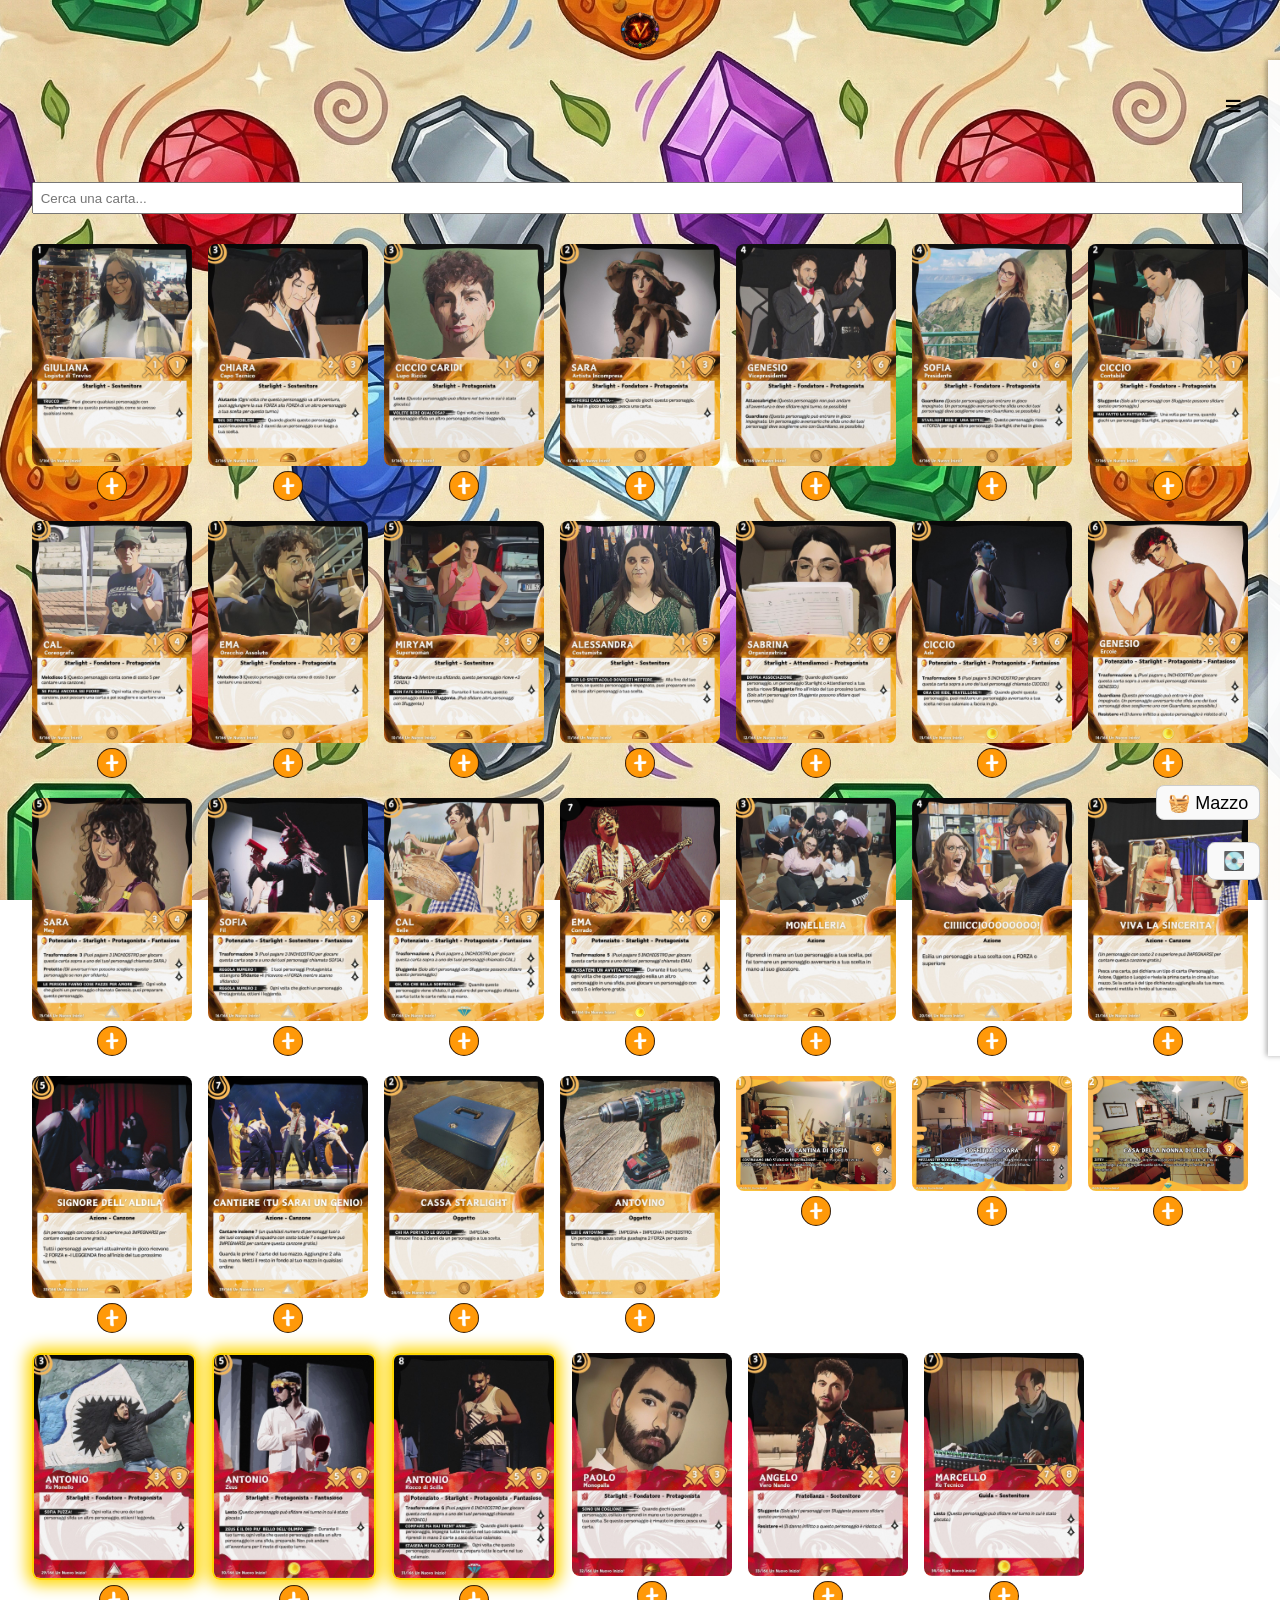
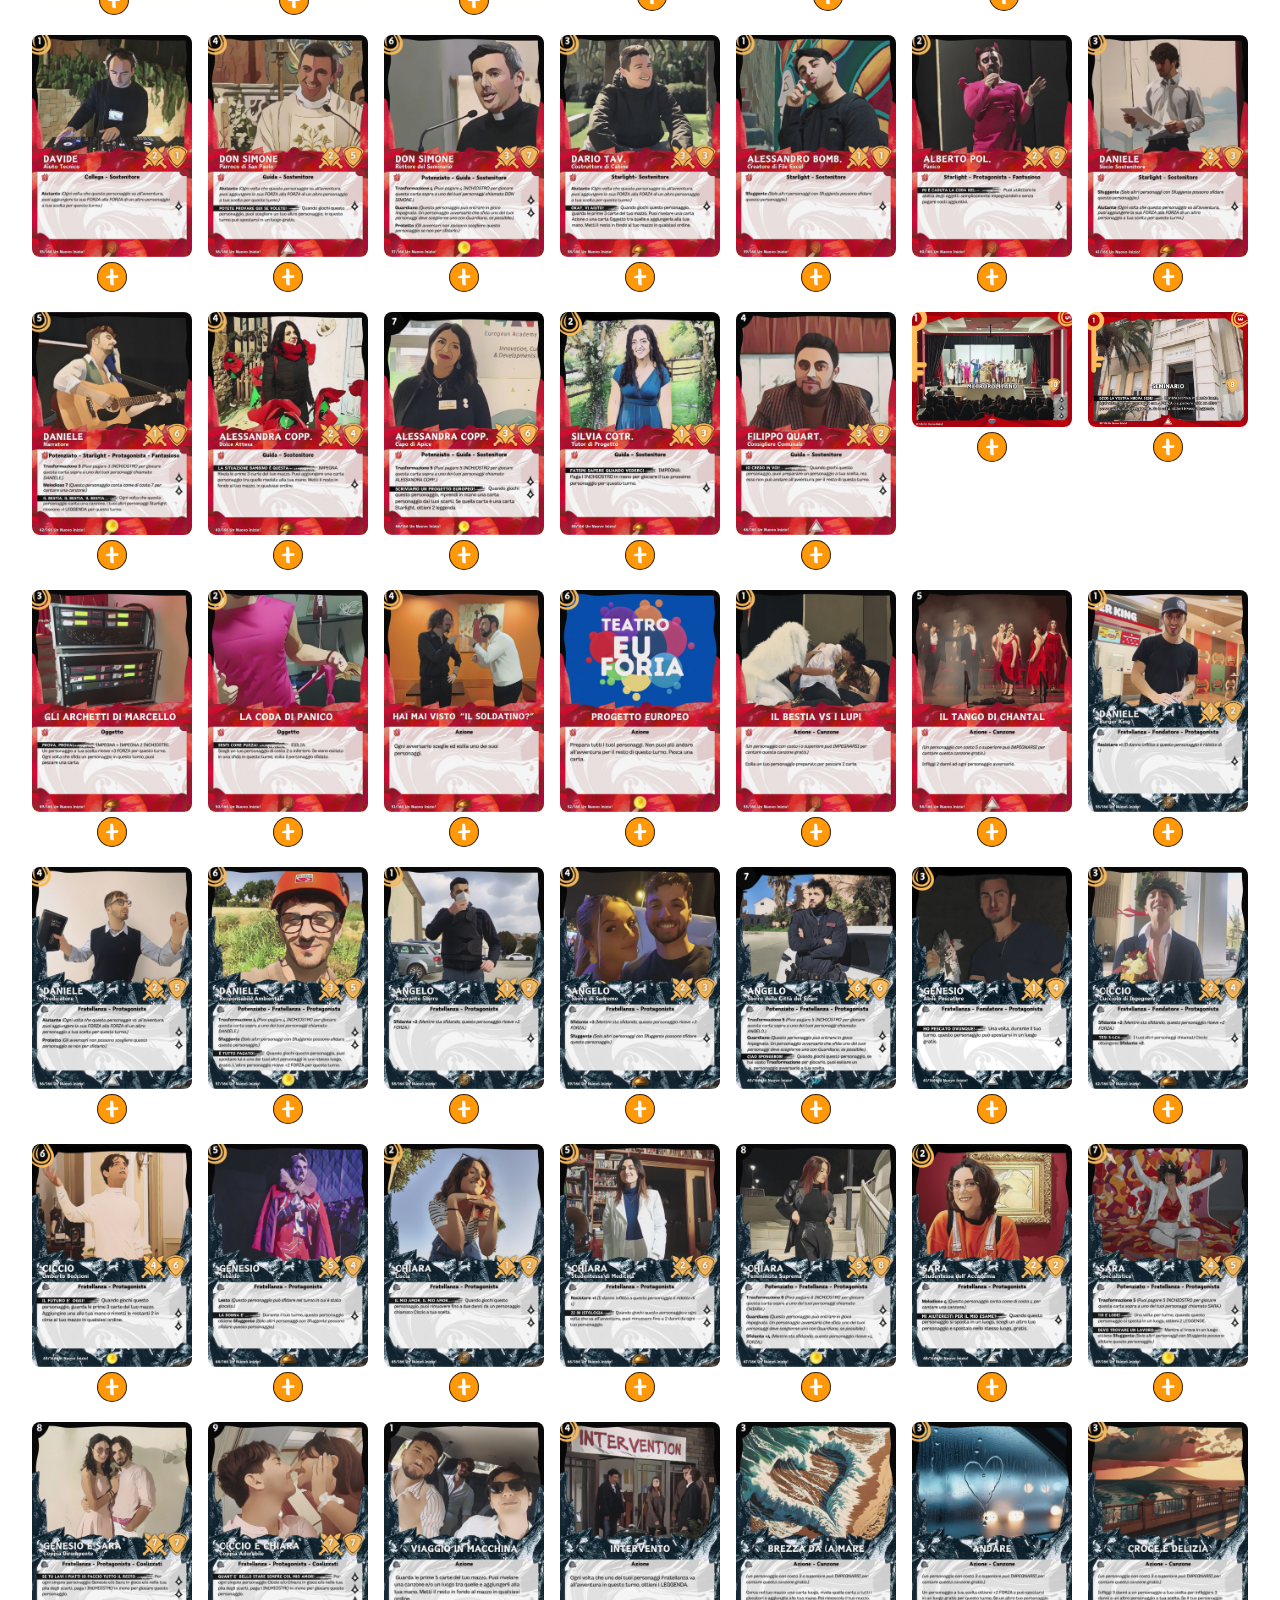
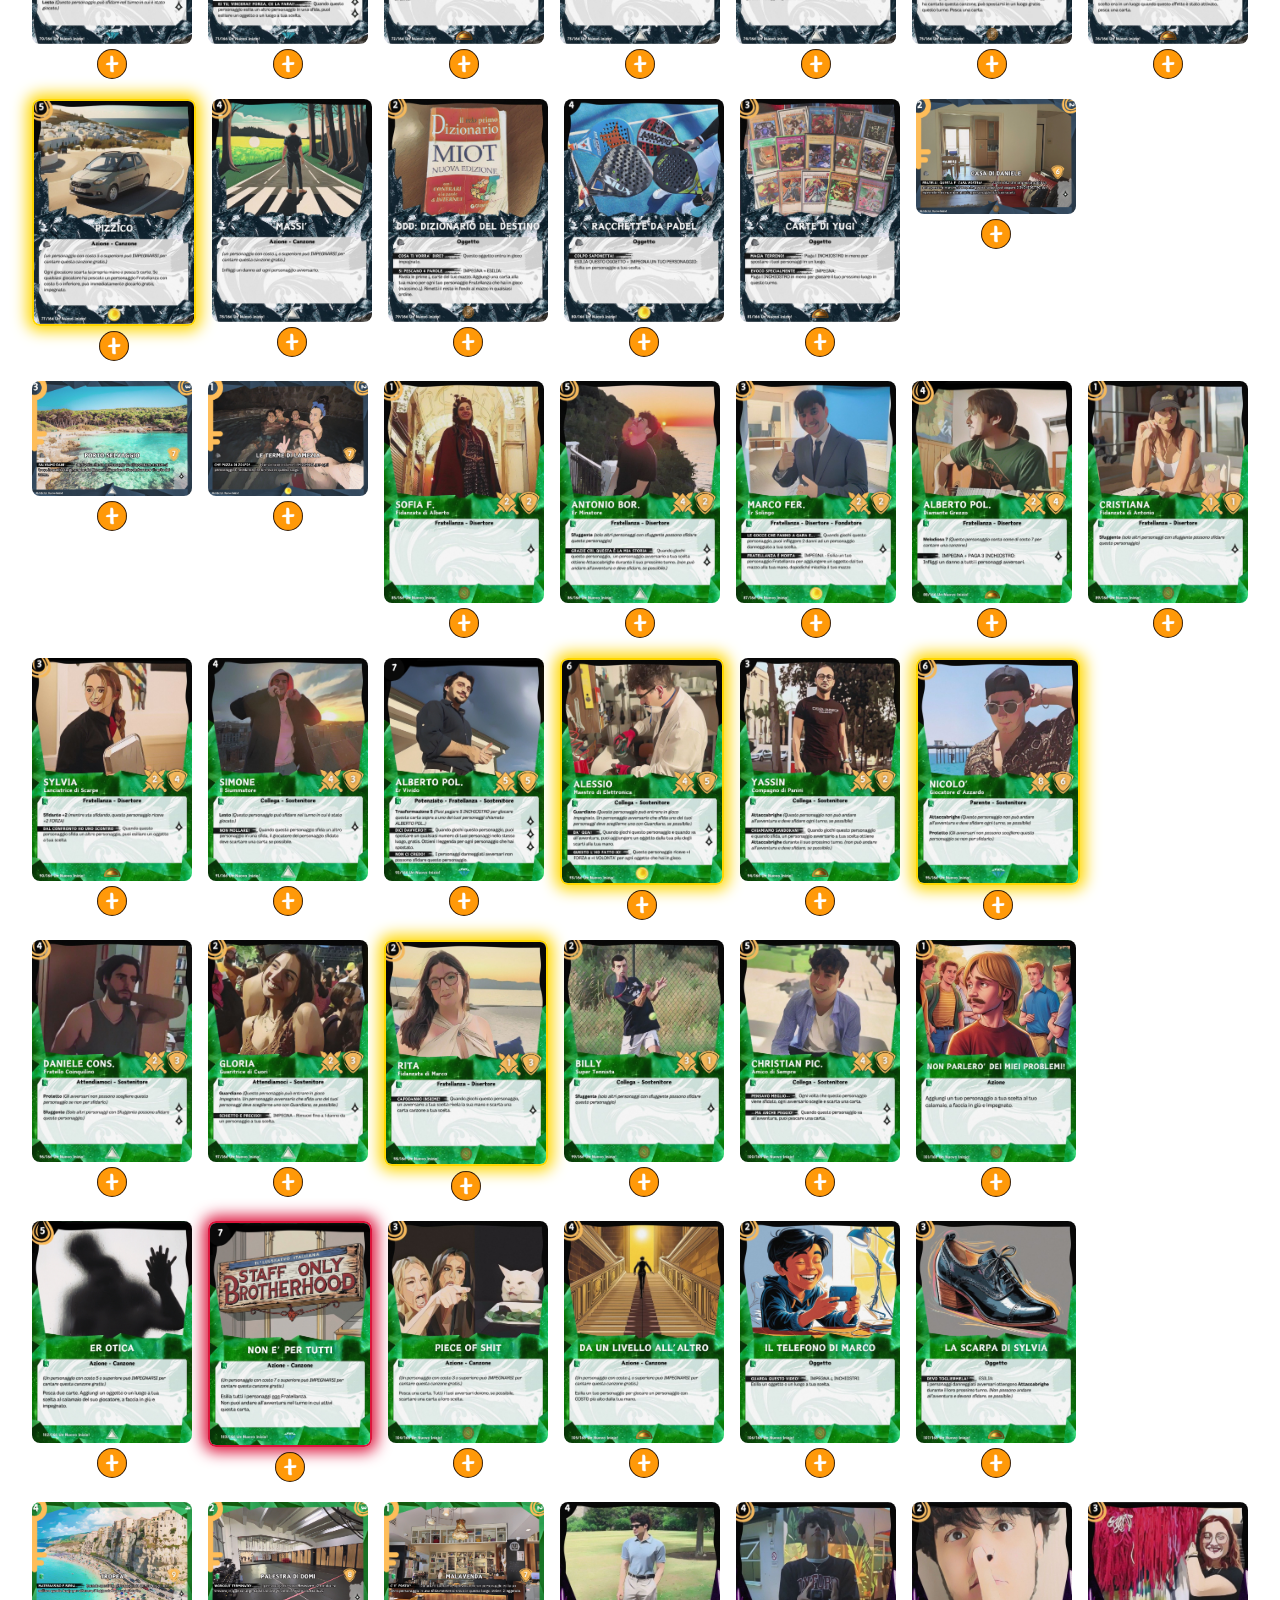
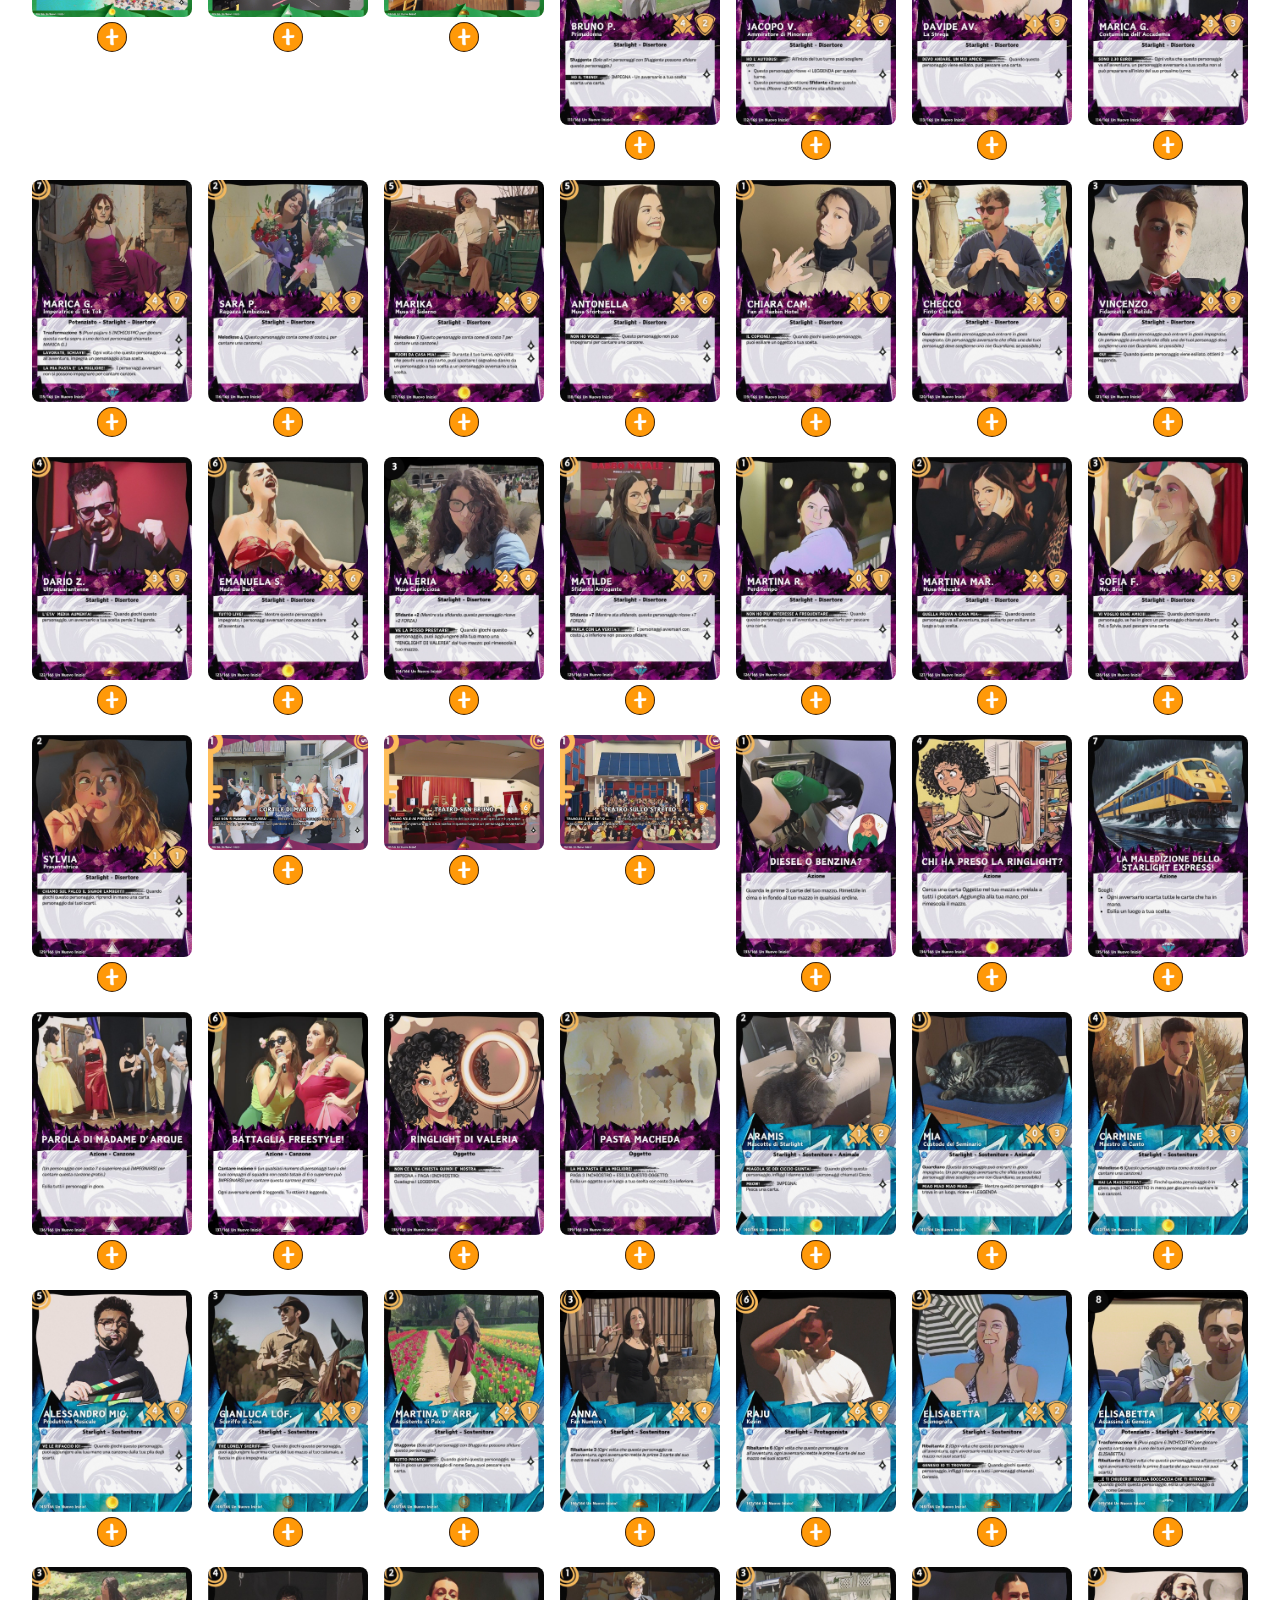
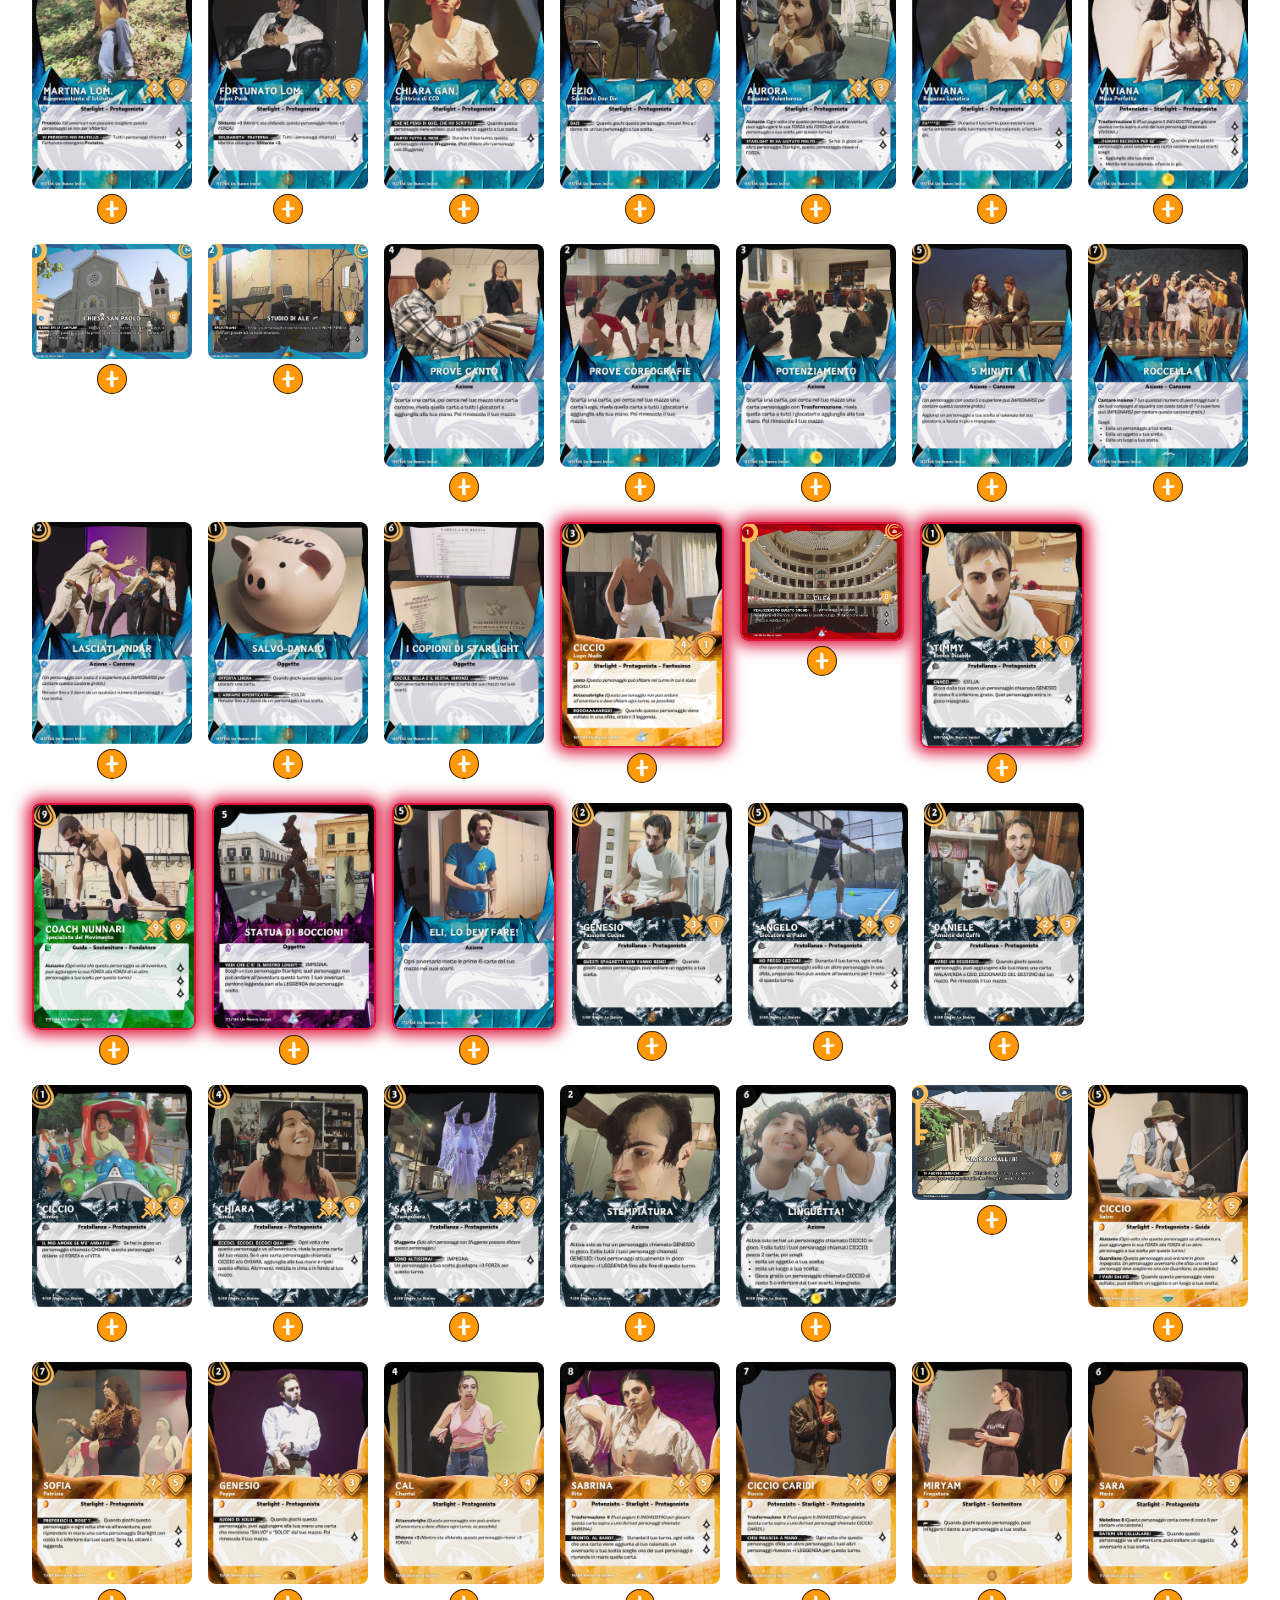
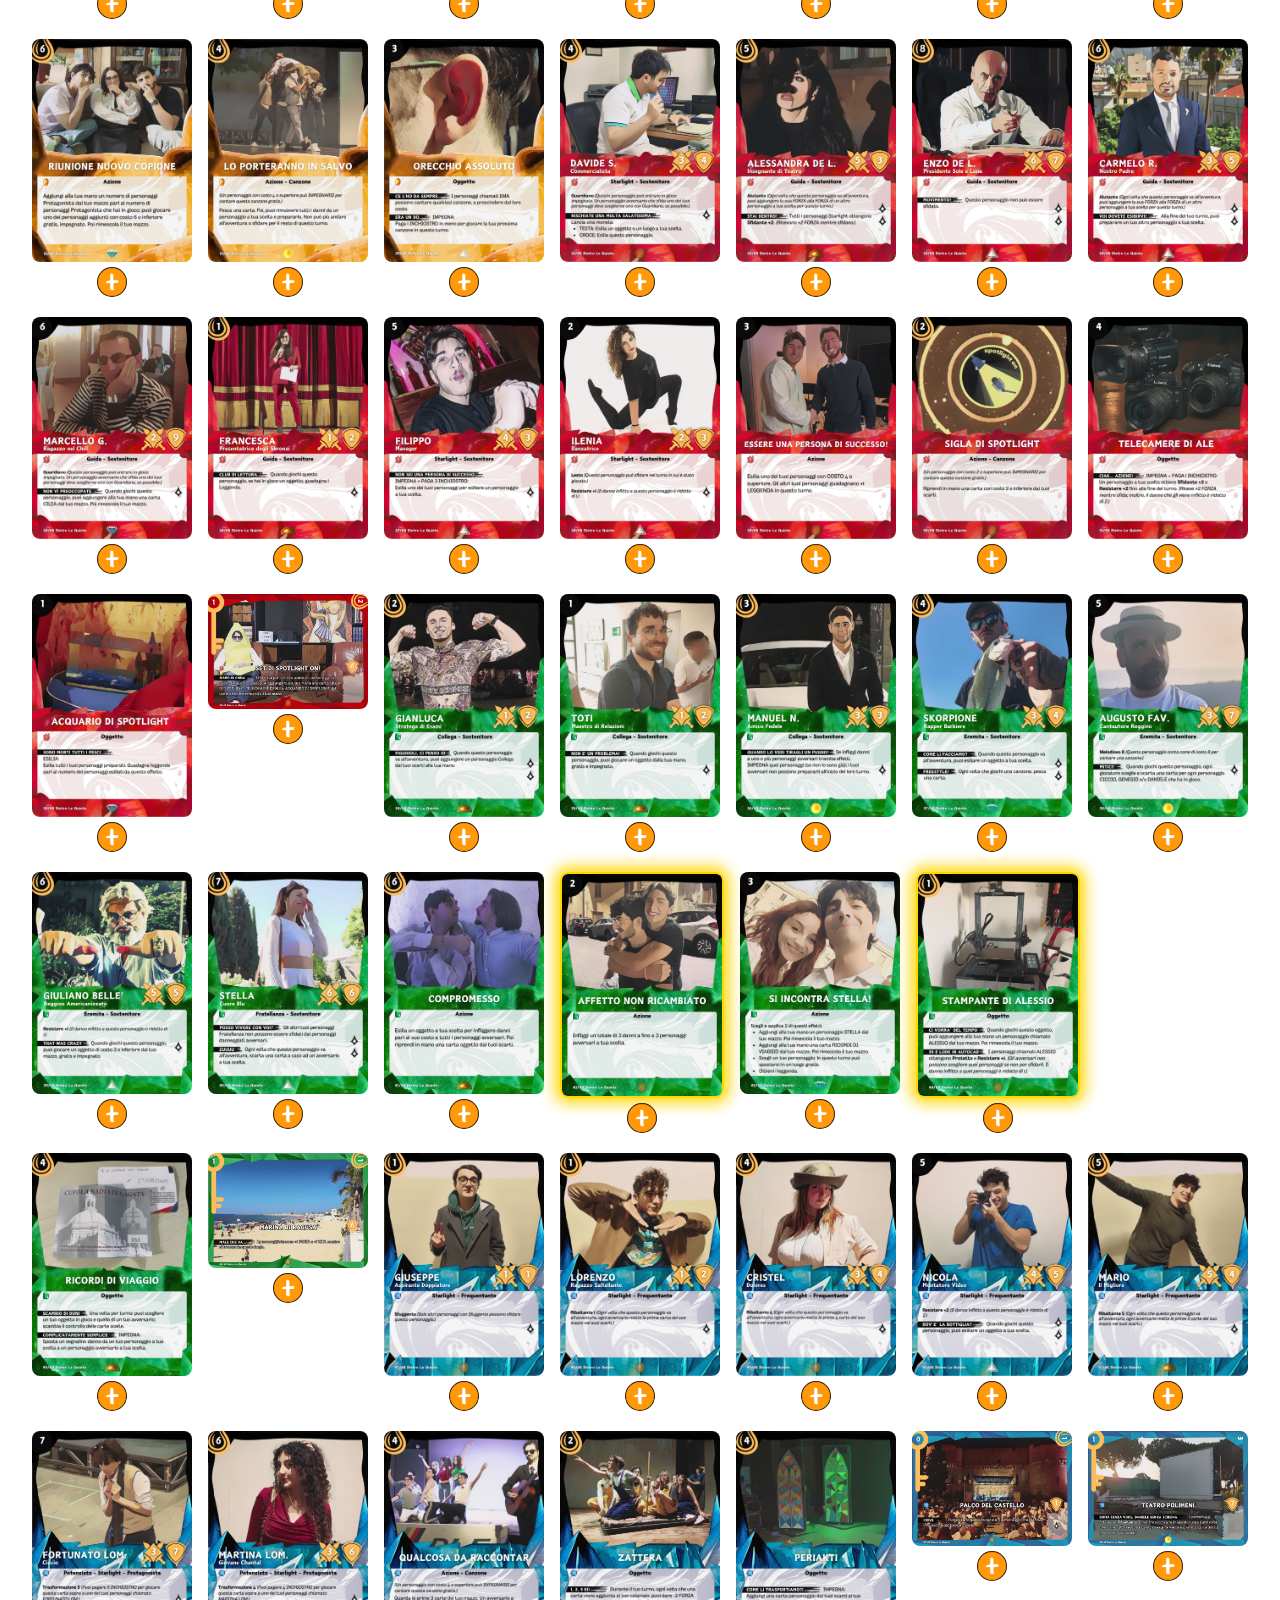
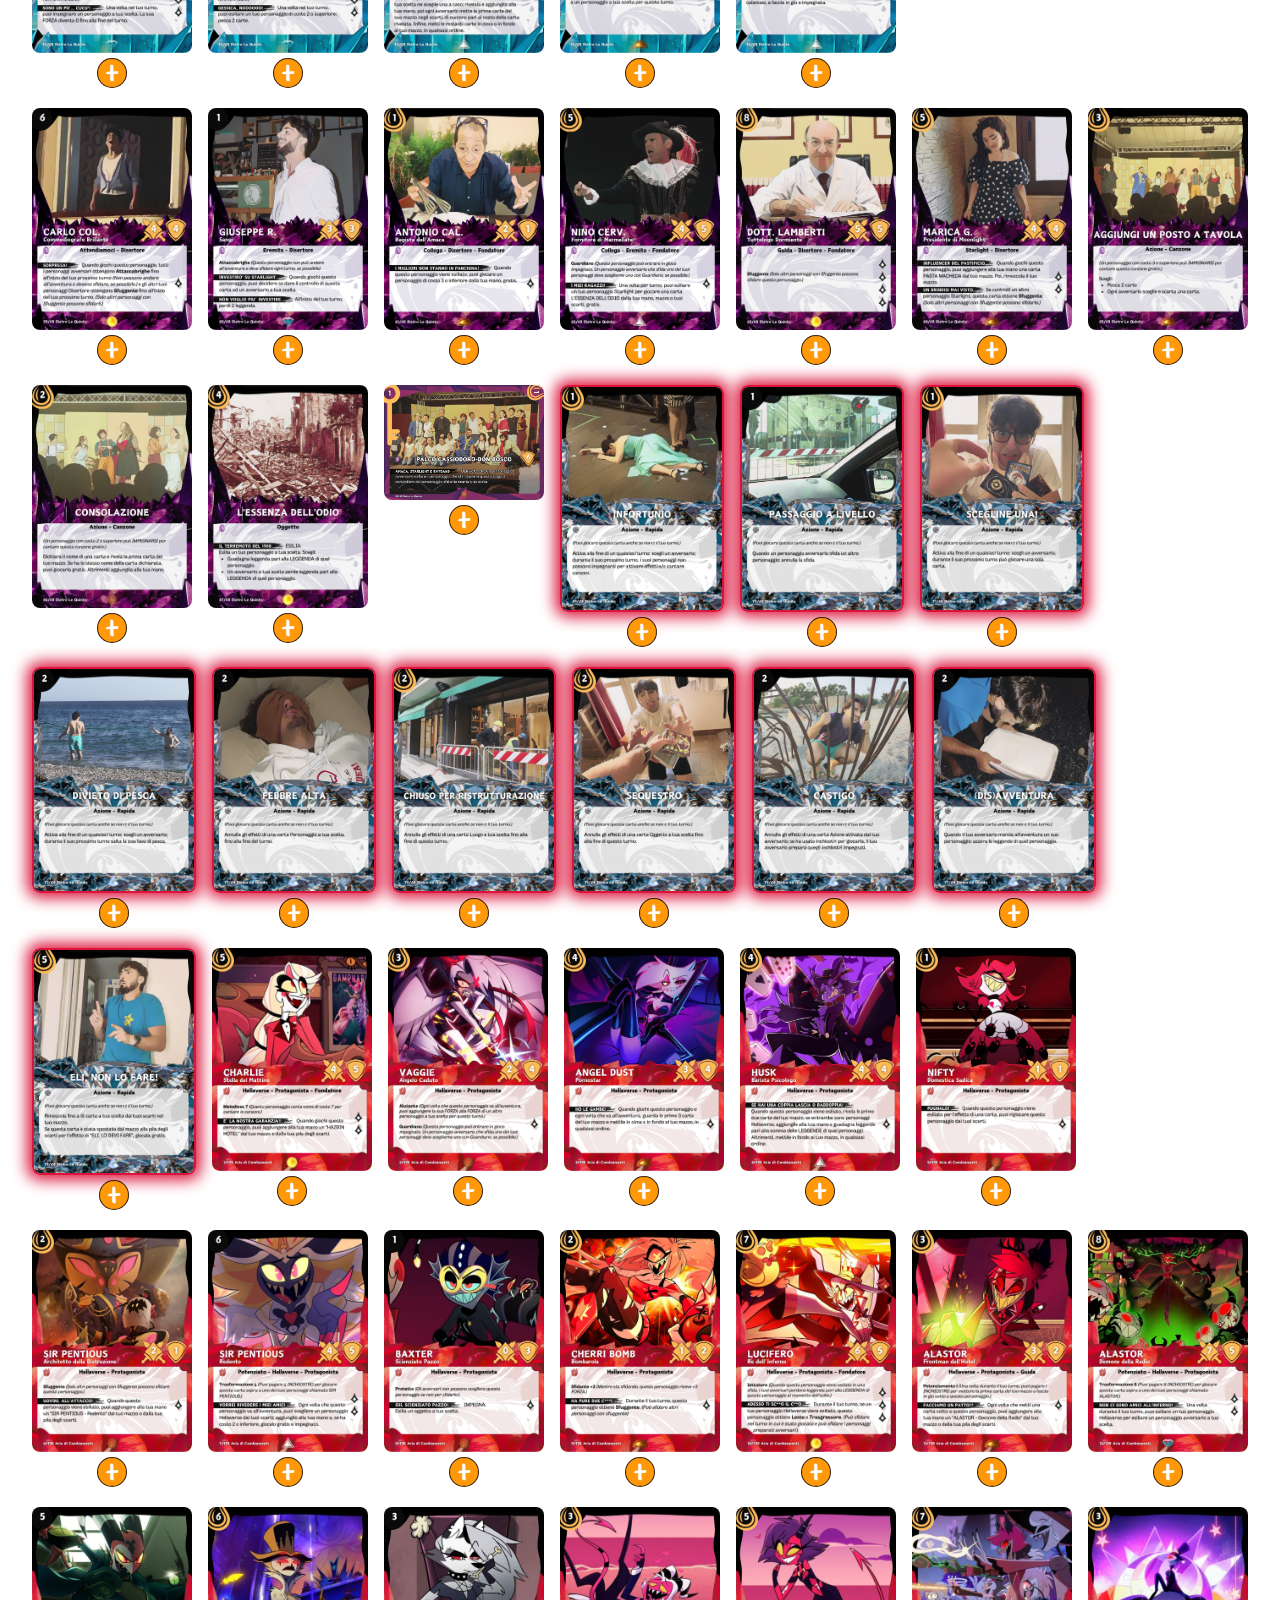
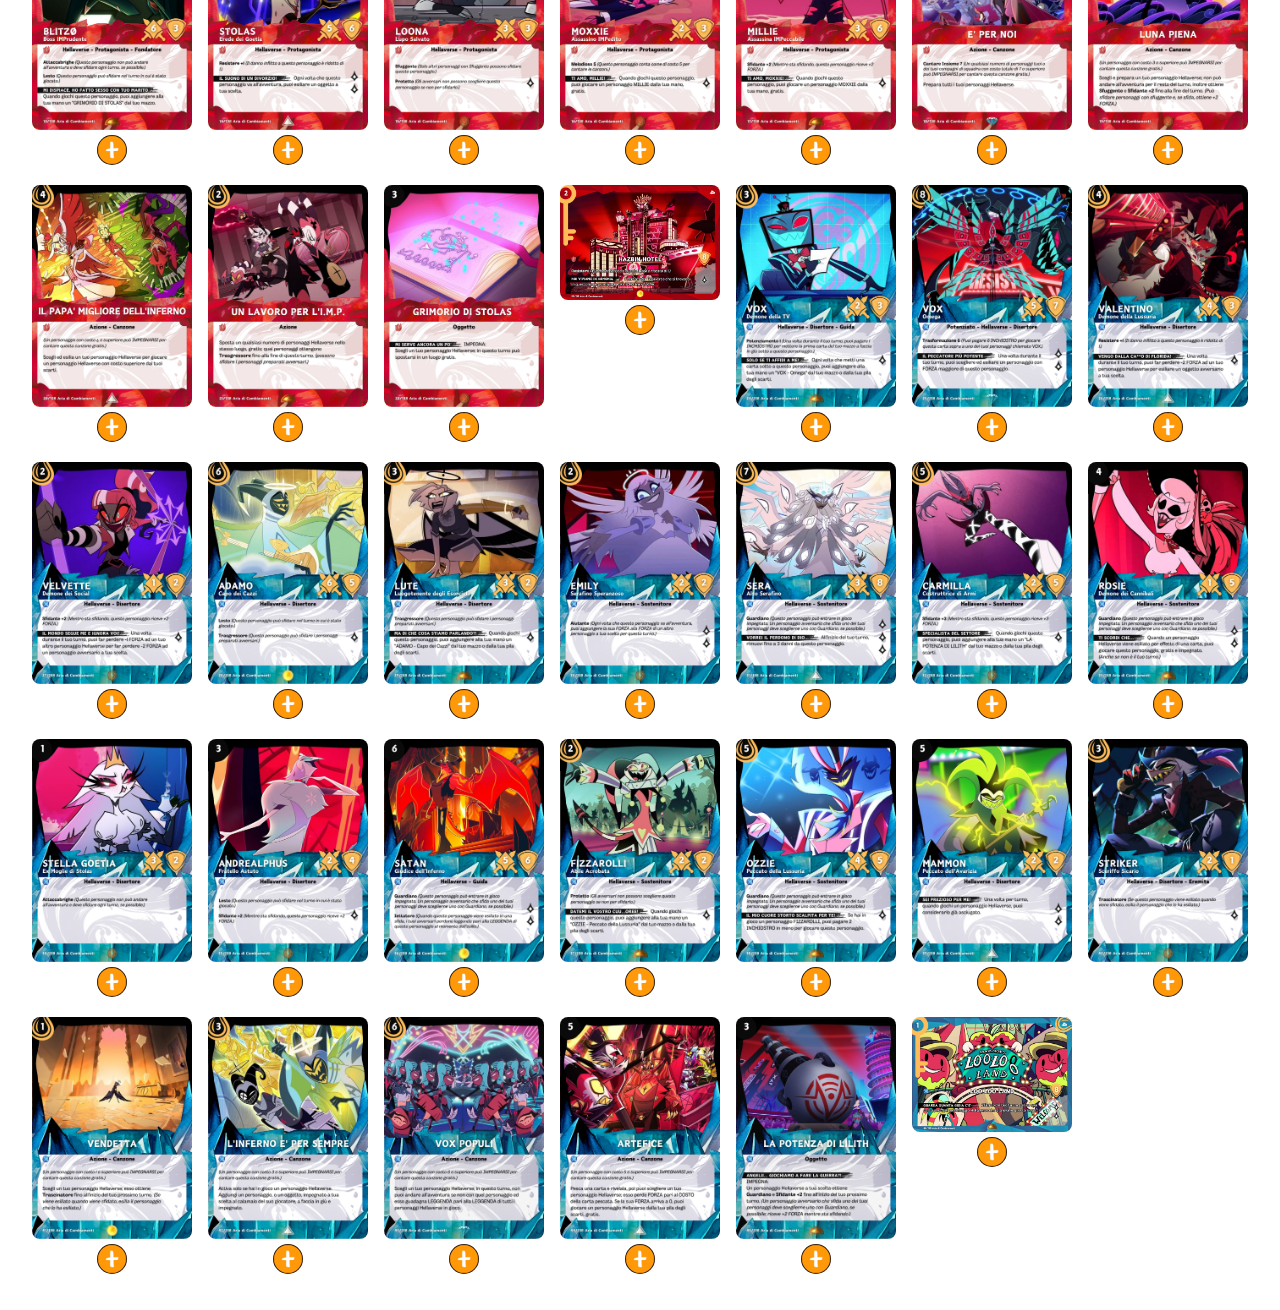
<file: index.html>
<!DOCTYPE html>
<html lang="it">
<head>
  <meta charset="UTF-8">
  <title>Carte Vita</title>
  <style>
    body {
      font-family: Arial, sans-serif;
      margin: 0;
      padding: 2em;
      background: url('sfondo.jpg') no-repeat center center fixed;
      background-size: cover;
      color: #111;
    }
    header {
      position: fixed;
      top: 0;
      left: 0;
      right: 0;
      text-align: center;
      z-index: 1000;
      background: transparent;
    }
    header img {
      height: 60px;
      cursor: pointer;
    }
    #toggleSidebar {
      position: fixed;
      top: 80px;
      right: 20px;
      font-size: 30px;
      background: none;
      border: none;
      cursor: pointer;
      z-index: 1001;
    }
    #sidebar {
      position: fixed;
      top: 60px;
      right: -300px;
      width: 280px;
      height: 100%;
      background: rgba(255,255,255,0.95);
      box-shadow: -2px 0 5px rgba(0,0,0,0.3);
      padding: 5em 1em 1em 1em;  /* 👈 questo aggiunge spazio in alto */
      transition: right 0.3s ease-in-out;
      z-index: 1000;
    }
    #sidebar.open {
      right: 0;
    }
    #sidebar select {
      width: 100%;
      padding: 0.5em;
      margin-bottom: 1em;
    }
    .dropdown {
      position: relative;
      display: inline-block;
      width: 100%;
      margin-bottom: 1em;
    }
    
    .dropdown-toggle {
      width: 100%;
      padding: 0.5em;
      background: white;
      border: 1px solid #ccc;
      text-align: left;
      cursor: pointer;
    }
    
    .dropdown-menu {
      display: none;
      position: absolute;
      width: 100%;
      background: white;
      border: 1px solid #ccc;
      max-height: 200px;
      overflow-y: auto;
      z-index: 999;
    }
    
    .dropdown.open .dropdown-menu {
      display: block;
    }
    .dropdown-menu label {
      display: block;
      padding: 0.3em 0.5em;
      cursor: pointer;
      font-family: inherit;
      font-size: 14px;
    }
    
    .dropdown-menu input[type="checkbox"] {
      margin-right: 0.5em;
    }

    #search-container {
      margin-top: 150px;
    }
    #search-container input {
      width: calc(100% - 22px);
      padding: 0.5em;
      margin-bottom: 1em;
    }
    #cards {
      display: flex;
      flex-wrap: wrap;
      gap: 1em;
      margin-top: 1em;
    }
    .card-img {
      width: 160px;
      border-radius: 8px;
      cursor: pointer;
      transition: transform 0.2s;
      display: block;
      margin: auto;
    }
    .card-img:hover {
      transform: scale(1.05);
    }
    .card-wrapper {
      text-align: center;
    }
    button {
      padding: 0.3em 0.6em;
      cursor: pointer;
    }
    #mazzoBtn {
      position: fixed;
      bottom: 80px;
      right: 20px;
      background: #f9f9f9;
      border: 1px solid #ccc;
      border-radius: 8px;
      font-size: 18px;
      z-index: 1001;
    }
    #linkMazzi {
      position: fixed;
      bottom: 20px;
      right: 20px;
      background: #f9f9f9;
      border: 1px solid #ccc;
      border-radius: 8px;
      font-size: 18px;
      padding: 0.4em 0.8em;
      text-decoration: none;
      color: black;
      z-index: 1001;
      cursor: pointer;
    }
    #messaggioAggiunta {
      position: fixed;
      top: 170px;
      right: 20px;
      background: #d4edda;
      color: #155724;
      border: 1px solid #c3e6cb;
      padding: 0.5em 1em;
      border-radius: 8px;
      opacity: 0;
      transition: opacity 0.5s ease-in-out;
      z-index: 1001;
    }
    .overlay {
      display: none;
      position: fixed;
      top: 0; left: 0; right: 0; bottom: 0;
      background: rgba(0,0,0,0.6);
      z-index: 999;
    }
    .popup {
      display: none;
      position: fixed;
      top: 50%;
      left: 50%;
      transform: translate(-50%, -50%);
      background: white;
      padding: 1em;
      border: 2px solid black;
      border-radius: 10px;
      z-index: 1000;
      width: 90%;
      max-width: 400px;
      max-height: 80vh;
      overflow-y: auto;
      box-shadow: 0 0 20px rgba(0,0,0,0.4);
    }
    .popup img {
      display: block;
      max-width: 100%;
      height: auto;
      margin: 0 auto 1em auto;
      border-radius: 6px;
    }
    .popup-close {
      position: absolute;
      top: 10px;
      right: 10px;
      background: red;
      color: white;
      border: none;
      font-weight: bold;
      font-size: 18px;
      border-radius: 50%;
      width: 30px;
      height: 30px;
      cursor: pointer;
    }
    .popup button {
      margin-top: 10px;
      display: inline-block;
    }
    .mazzo-popup {
      display: none;
      position: fixed;
      top: 50%; left: 50%;
      transform: translate(-50%, -50%);
      background: white;
      padding: 1.5em;
      border: 2px solid black;
      z-index: 1000;
      max-width: 80%; max-height: 80%;
      overflow: auto;
    }
      .btn-add {
      background: none;
      border: none;
      padding: 0;
      margin-top: 5px;
      cursor: pointer;
      border-radius: 50%;
    }
  </style>
</head>
<body>

  <header><a href="home.html"><img src="logo.jpg" alt="Home"></a></header>
  <button id="toggleSidebar">≡</button>
  <button id="mazzoBtn">🧺 Mazzo</button>
  <a href="mazzi.html" id="linkMazzi" title="I miei mazzi">💽</a>
  <div id="messaggioAggiunta">Carta aggiunta al mazzo!</div>

  <div id="sidebar">
    <div class="dropdown">
      <button class="dropdown-toggle" onclick="toggleDropdown('Set')">SET</button>
      <div class="dropdown-menu" id="dropdownSet">
        <label><input type="checkbox" value="UN NUOVO INIZIO"> UN NUOVO INIZIO</label>
        <label><input type="checkbox" value="DIETRO LE QUINTE"> DIETRO LE QUINTE</label>
        <label><input type="checkbox" value="ARIA DI CAMBIAMENTI"> ARIA DI CAMBIAMENTI</label>
      </div>
    </div>
    <div class="dropdown">
      <button class="dropdown-toggle" onclick="toggleDropdown('Pietra')">PIETRA</button>
      <div class="dropdown-menu" id="dropdownPietra">
        <label><input type="checkbox" value="ACCIAIO"> ACCIAIO</label>
        <label><input type="checkbox" value="AMBRA"> AMBRA</label>
        <label><input type="checkbox" value="AMETISTA"> AMETISTA</label>
        <label><input type="checkbox" value="DIAMANTE"> DIAMANTE</label>
        <label><input type="checkbox" value="RUBINO"> RUBINO</label>
        <label><input type="checkbox" value="SMERALDO"> SMERALDO</label>
        <label><input type="checkbox" value="ZAFFIRO"> ZAFFIRO</label>
      </div>
    </div>
    <div class="dropdown">
      <button class="dropdown-toggle" onclick="toggleDropdown('Rarita')">RARITÀ</button>
      <div class="dropdown-menu" id="dropdownRarita">
        <label><input type="checkbox" value="COMUNE"> COMUNE</label>
        <label><input type="checkbox" value="NON COMUNE"> NON COMUNE</label>
        <label><input type="checkbox" value="RARO"> RARO</label>
        <label><input type="checkbox" value="SUPER RARO"> SUPER RARO</label>
        <label><input type="checkbox" value="LEGGENDARIO"> LEGGENDARIO</label>
        <label><input type="checkbox" value="PROMO"> PROMO</label>
      </div>
    </div>
    <div class="dropdown">
      <button class="dropdown-toggle" onclick="toggleDropdown('Classificazione')">CLASSIFICAZIONE</button>
      <div class="dropdown-menu" id="dropdownClassificazione">
        <label><input type="checkbox" value="ANIMALE"> ANIMALE</label>
        <label><input type="checkbox" value="ATTENDIAMOCI"> ATTENDIAMOCI</label>
        <label><input type="checkbox" value="COALIZZATI"> COALIZZATI</label>
        <label><input type="checkbox" value="COLLEGA"> COLLEGA</label>
        <label><input type="checkbox" value="DISERTORE"> DISERTORE</label>
        <label><input type="checkbox" value="EREMITA"> EREMITA</label>
        <label><input type="checkbox" value="FANTASIOSO"> FANTASIOSO</label>
        <label><input type="checkbox" value="FRATELLANZA"> FRATELLANZA</label>
        <label><input type="checkbox" value="FREQUENTANTE"> FREQUENTANTE</label>
        <label><input type="checkbox" value="FONDATORE"> FONDATORE</label>
        <label><input type="checkbox" value="GUIDA"> GUIDA</label>
        <label><input type="checkbox" value="HELLAVERSE"> HELLAVERSE</label>
        <label><input type="checkbox" value="PARENTE"> PARENTE</label>
        <label><input type="checkbox" value="POTENZIATO"> POTENZIATO</label>
        <label><input type="checkbox" value="PROTAGONISTA"> PROTAGONISTA</label>
        <label><input type="checkbox" value="SOSTENITORE"> SOSTENITORE</label>
        <label><input type="checkbox" value="STARLIGHT"> STARLIGHT</label>
      </div>
    </div>
    <div class="dropdown">
      <button class="dropdown-toggle" onclick="toggleDropdown('Tipo')">TIPO</button>
      <div class="dropdown-menu" id="dropdownTipo">
        <label><input type="checkbox" value="PERSONAGGIO"> PERSONAGGIO</label>
        <label><input type="checkbox" value="OGGETTO"> OGGETTO</label>
        <label><input type="checkbox" value="AZIONE"> AZIONE</label>
        <label><input type="checkbox" value="LUOGO"> LUOGO</label>
        <label><input type="checkbox" value="AZIONE (CANZONE)"> AZIONE (CANZONE)</label>
      </div>
    </div>
    <div class="dropdown">
      <button class="dropdown-toggle" onclick="toggleDropdown('Costo')">COSTO</button>
      <div class="dropdown-menu" id="dropdownCosto">
        <label><input type="checkbox" value="1"> 1</label>
        <label><input type="checkbox" value="2"> 2</label>
        <label><input type="checkbox" value="3"> 3</label>
        <label><input type="checkbox" value="4"> 4</label>
        <label><input type="checkbox" value="5"> 5</label>
        <label><input type="checkbox" value="6"> 6</label>
        <label><input type="checkbox" value="7"> 7</label>
        <label><input type="checkbox" value="8"> 8</label>
        <label><input type="checkbox" value="9"> 9</label>
      </div>
    </div>
    <select id="sortBy"><option value="">ORDINA PER</option><option value="nome">NOME</option><option value="costo">COSTO</option><option value="rarita">RARITÀ</option></select>
    <button onclick="filtraCarte()">🎯 Applica Filtri</button>
    <button onclick="resetFiltri()">♻️ Reimposta filtri</button>
  </div>

  <div id="search-container">
    <input type="text" id="search" placeholder="Cerca una carta..." onkeydown="if(event.key==='Enter') filtraCarte();">
  </div>

  <div id="cards"></div>

  <div class="overlay" id="overlay" onclick="closePopup(); closeMazzo();"></div>

  <div class="popup" id="popup">
    <button class="popup-close" onclick="closePopup()">X</button>
    <div id="popup-content"></div>
  </div>

  <div class="mazzo-popup" id="mazzoPopup">
    <h2>Mazzo Virtuale</h2>
    <p id="contatoreCarte"><strong>Totale carte:</strong> 0 / 60</p>
    <ul id="mazzo"></ul>
    <input type="text" id="nomeMazzo" placeholder="Dai un nome al mazzo">
    <button id="salvaMazzo">💾 Salva Mazzo</button>
    <button onclick="closeMazzo()">Chiudi Mazzo</button>
  </div>

<script>

  let __cardsPromise = null;

  async function loadAllCards() {
    if (__cardsPromise) return __cardsPromise;
  
    __cardsPromise = (async () => {
      try {
        const manifestRes = await fetch("cards/manifest.json");
        if (!manifestRes.ok) throw new Error("manifest non trovato");
        const manifest = await manifestRes.json();
  
        const lists = await Promise.all(
          (manifest.sets || []).map(async (s) => {
            const r = await fetch(s.file);
            if (!r.ok) throw new Error(`Errore fetch set: ${s.file} (${r.status})`);
            const arr = await r.json();
            return Array.isArray(arr) ? arr : [];
          })
        );
  
        // Unisce tutti i set in un unico array
        return lists.flat();
      } catch (e) {
        // fallback compatibilità: prova il vecchio cards.json
        const r = await fetch("cards.json");
        if (!r.ok) throw e;
        const data = await r.json();
        return Array.isArray(data) ? data : [];
      }
    })();
  
    return __cardsPromise;
  }

  
let tutteLeCarte = [], cartaAttiva = null, mazzo = {};

document.getElementById('toggleSidebar').onclick = () =>
  document.getElementById('sidebar').classList.toggle('open');

document.getElementById('mazzoBtn').onclick = () => {
  if (tutteLeCarte.length === 0) {
     loadAllCards()
      .then(data => {
        tutteLeCarte = data;
        aggiornaMazzo();
        document.getElementById('mazzoPopup').style.display = 'block';
        document.getElementById('overlay').style.display = 'block';
      })
        .catch(err => {
          alert("Errore caricamento carte: " + err.message);
      });
  } else {
    aggiornaMazzo();
    document.getElementById('mazzoPopup').style.display = 'block';
    document.getElementById('overlay').style.display = 'block';
  }
};

document.getElementById('salvaMazzo').onclick = () => {
  const nome = document.getElementById('nomeMazzo').value.trim();
  if (!nome) return alert('Dai un nome al mazzo!');
  localStorage.setItem('mazzo_' + nome, JSON.stringify(mazzo));
  alert('Mazzo salvato come "' + nome + '"');
};

let cardsById = {};

loadAllCards()
  .then(data => {
    tutteLeCarte = data;
    cardsById = Object.fromEntries(
      tutteLeCarte.map(c => [String(c.ID), c])
    );
    mostraCarte(data);
  })
  .catch(err => alert("Errore caricamento carte: " + err.message));

function toggleDropdown(id) {
  const clicked = document.querySelector(`.dropdown-toggle[onclick*="${id}"]`).parentElement;
  const isOpen = clicked.classList.contains('open');

  // Chiude tutti
  document.querySelectorAll('.dropdown').forEach(d => d.classList.remove('open'));

  // Se quello cliccato non era già aperto, aprilo
  if (!isOpen) {
    clicked.classList.add('open');
  }
  
  aggiornaStileFiltri();
}

function getSelectedCheckboxes(containerId) {
  return Array.from(document.querySelectorAll(`#${containerId} input[type=checkbox]:checked`))
    .map(cb => cb.value.toUpperCase());
}

function filtraCarte() {
  const testo = document.getElementById('search').value.toLowerCase();
  const set = getSelectedCheckboxes('dropdownSet');
  const pietre = getSelectedCheckboxes('dropdownPietra');
  const rarita = getSelectedCheckboxes('dropdownRarita');
  const classi = getSelectedCheckboxes('dropdownClassificazione');
  const tipo = getSelectedCheckboxes('dropdownTipo');
  const costo = getSelectedCheckboxes('dropdownCosto');
  const sortBy = document.getElementById('sortBy').value;

  let filtrate = tutteLeCarte.filter(c =>
    (!testo || (
      (c["NOME CARTA"] || '').toLowerCase().includes(testo) ||
      (c["EFFETTI"] || '').toLowerCase().includes(testo)
    )) &&
    (set.length === 0 || set.includes((c.SET || '').toUpperCase())) &&
    (pietre.length === 0 || pietre.includes((c.PIETRA || '').toUpperCase())) &&
    (rarita.length === 0 || rarita.includes((c["RARITA'"] || '').toUpperCase())) &&
    (classi.length === 0 || classi.some(cl => (c.CLASSIFICAZIONE || '').toUpperCase().includes(cl))) &&
    (tipo.length === 0 || tipo.includes((c.TIPO || '').toUpperCase())) &&
    (costo.length === 0 || costo.includes((c.COSTO + '')))
  );

  if (sortBy) filtrate.sort((a,b) => {
    if (sortBy==='nome') return a["NOME CARTA"].localeCompare(b["NOME CARTA"]);
    if (sortBy==='costo') return (a.COSTO||0) - (b.COSTO||0);
    if (sortBy==='rarita') return (a["RARITA'"]||'').localeCompare(b["RARITA'"]);
  });

  mostraCarte(filtrate);
  aggiornaStileFiltri();
}

function resetFiltri() {
  document.getElementById('search').value = '';
  ['Set', 'Pietra', 'Rarita', 'Classificazione', 'Tipo', 'Costo'].forEach(id => {
    document.querySelectorAll(`#dropdown${id} input[type=checkbox]`).forEach(cb => cb.checked = false);
  });
  document.getElementById('sortBy').value = '';
  filtraCarte();
  aggiornaStileFiltri();
}

function aggiornaStileFiltri() {
  ['Set', 'Pietra', 'Rarita', 'Classificazione', 'Tipo', 'Costo'].forEach(id => {
    const checkboxes = document.querySelectorAll(`#dropdown${id} input[type=checkbox]`);
    const attivi = Array.from(checkboxes).some(cb => cb.checked);
    const btn = document.querySelector(`.dropdown-toggle[onclick*="${id}"]`);
    if (btn) btn.style.backgroundColor = attivi ? '#eee' : '';
  });
}


function mostraCarte(carte) {
  const c = document.getElementById('cards');
  c.innerHTML = '';

  carte.forEach(carta => {
    const div = document.createElement('div');
    div.className = 'card-wrapper';

    const img = document.createElement('img');
    img.src = `img/${carta["ID"]}.jpg`;
    img.alt = carta["NOME CARTA"];
    img.className = 'card-img';

    const lim = Number(carta["LIMITATO"] ?? 0);
    if (lim === 2) {
      img.style.boxShadow = '0 0 15px 5px gold';
      img.style.border = '2px solid gold';
    } else if (lim === 1) {
      img.style.boxShadow = '0 0 15px 5px crimson';
      img.style.border = '2px solid crimson';
    }

    img.onclick = () => apriPopup(carta);

    const btn = document.createElement('button');
    btn.className = 'btn-add';
    btn.onclick = () => aggiungiAlMazzo(carta["ID"]);

    const imgBtn = document.createElement('img');
    imgBtn.src = 'symbols/add.jpg';
    imgBtn.alt = 'Aggiungi';
    imgBtn.style.width = '30px';
    imgBtn.style.height = '30px';
    imgBtn.style.borderRadius = '50%';
    imgBtn.style.objectFit = 'cover';

    btn.appendChild(imgBtn);
    div.appendChild(img);
    div.appendChild(btn);
    c.appendChild(div);
  });
}

function getPietreMazzo() {
  const set = new Set();

  for (const id in mazzo) {
    const carta = tutteLeCarte.find(c => String(c["ID"]) === String(id));
    if (!carta) continue;

    const pietra = (carta["PIETRA"] || "").toUpperCase();
    if (pietra && pietra !== "DIAMANTE") {
      set.add(pietra);
    }
  }

  return set;
}
  
function aggiungiAlMazzo(id) {
  const totale = Object.values(mazzo).reduce((a,b)=>a+b,0);
  if (totale >= 70) return alert('Mazzo pieno!');

  const carta = cardsById[String(id)];
  if (!carta) return alert("Carta non trovata nel database.");

  // limite copie
  const lim = Number(carta["LIMITATO"] ?? 0);
  const max = (lim === 1) ? 1 : (lim === 2) ? 2 : 3;

  if ((mazzo[id]||0) >= max) {
    return alert(`puoi avere massimo ${max} copie di questa carta!`);
  }

  // controllo pietre
  const pietreAttuali = getPietreMazzo();
  const pietraCarta = (carta["PIETRA"] || "").toUpperCase();

  if (pietraCarta !== "DIAMANTE") {
    if (!pietreAttuali.has(pietraCarta) && pietreAttuali.size >= 2) {
      return alert("Puoi avere massimo 2 pietre diverse nel mazzo (escluso DIAMANTE).");
    }
  }

  mazzo[id] = (mazzo[id]||0) +1;
  aggiornaMazzo();
  mostraMessaggio();
}

function aggiornaMazzo() {
  const ul = document.getElementById('mazzo');
  ul.innerHTML='';
  let tot=0;
  for(const id in mazzo) {
    const carta = cardsById[String(id)];
    if (!carta) continue;
    const nome = carta["NOME CARTA"];
    const li=document.createElement('li');
    li.textContent=`${nome} x${mazzo[id]}`;
    tot+=mazzo[id];
    
    const btn=document.createElement('button');
    btn.textContent='Rimuovi';
    btn.onclick= ()=>{
      mazzo[id]>1?mazzo[id]--:delete mazzo[id]; 
      aggiornaMazzo();
    };
    li.appendChild(btn);
    ul.appendChild(li);
  }
  document.getElementById('contatoreCarte').textContent=`Totale carte: ${tot} (min 50, max 70)`;
}

function mostraMessaggio() {
  const m = document.getElementById('messaggioAggiunta');
  m.style.opacity='1'; setTimeout(()=>m.style.opacity='0',2000);
}

function apriPopup(carta) {
  cartaAttiva = carta;
  const cont = document.getElementById('popup-content');
  cont.innerHTML = `
    <img src="img/${carta["ID"]}.jpg" alt="">
    <br>
    <button onclick="mostraDettagli()">📄 Dettagli testuali</button>
    <button onclick="aggiungiAlMazzo('${carta["ID"]}')">➕ Aggiungi al mazzo</button>
  `;
  document.getElementById('popup').style.display='block';
  document.getElementById('overlay').style.display='block';
}

function mostraDettagli() {
  if (!cartaAttiva) return;
  const cont = document.getElementById('popup-content');
  const dettagli = Object.entries(cartaAttiva)
    .filter(([_, v]) => v)
    .map(([k, v]) => `<strong>${k}:</strong> ${v}`)
    .join('<br>');
  cont.innerHTML = `
    <div style="font-family: Arial, serif; font-size: 16px; line-height: 1.5;">
      ${dettagli}
    </div>
    <br>
    <button onclick="apriPopup(cartaAttiva)">🖼️ Torna immagine</button>
    <button onclick="aggiungiAlMazzo('${cartaAttiva["ID"]}')">➕ Aggiungi al mazzo</button>
  `;
}

function closePopup() {
  document.getElementById('popup').style.display='none';
  document.getElementById('overlay').style.display='none';
}

function closeMazzo() {
  document.getElementById('mazzoPopup').style.display='none';
  document.getElementById('overlay').style.display='none';
}

// Chiudi tutti i dropdown se clicchi fuori
document.addEventListener('click', function(event) {
  const isDropdown = event.target.closest('.dropdown');
  if (!isDropdown) {
    document.querySelectorAll('.dropdown').forEach(d => d.classList.remove('open'));
  }
});
</script>

</body>
</html>
</file>
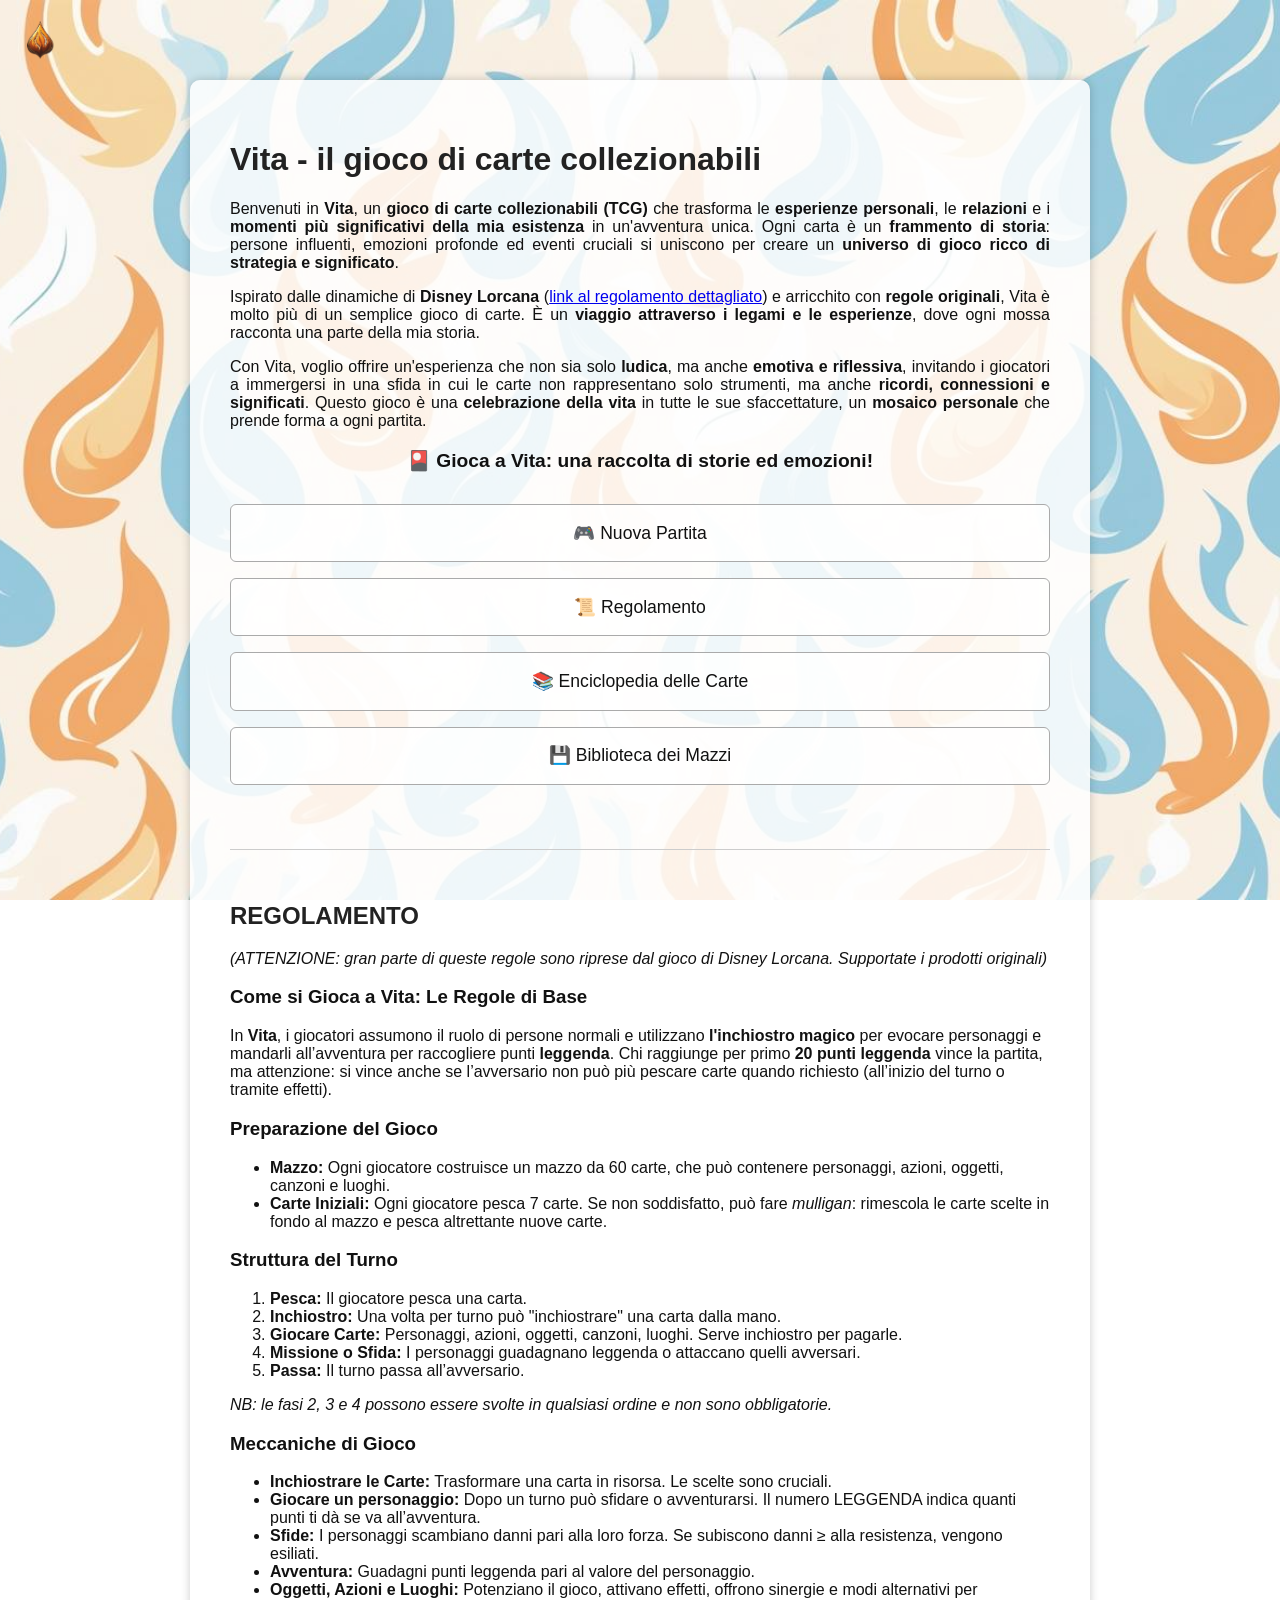
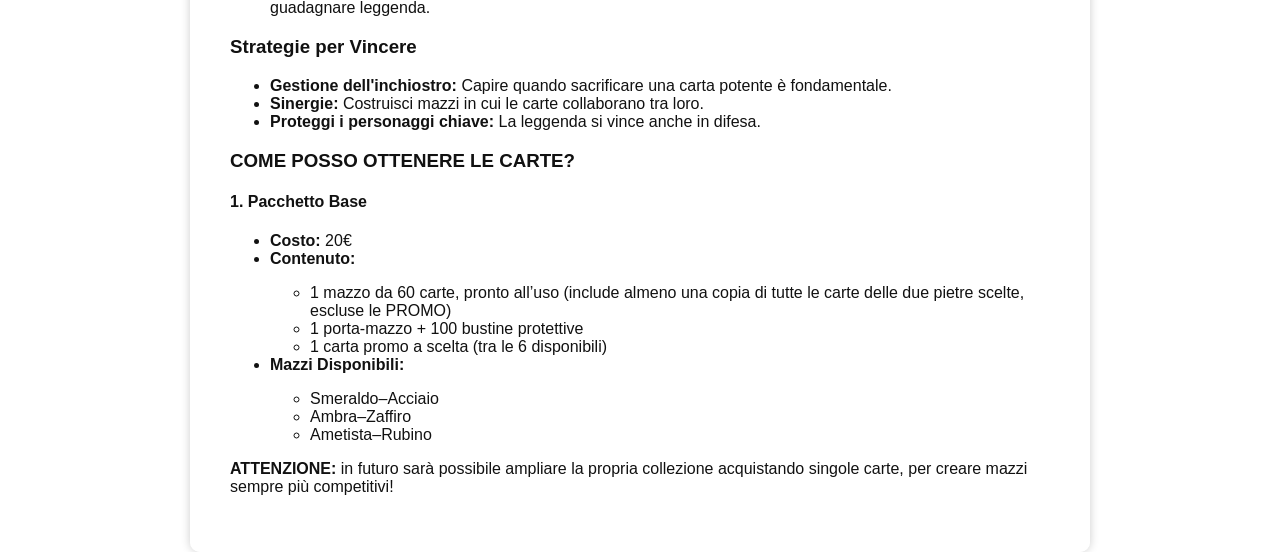
<file: home.html>
<!DOCTYPE html>
<html lang="it">
<head>
  <meta charset="UTF-8">
  <title>Vita - Il Gioco</title>
  <link rel="stylesheet" href="css/base.css">
  <link rel="stylesheet" href="css/layout.css">
  <link rel="stylesheet" href="css/pages/home.css">
</head>
<body class="page-home">
  <a href="#" id="goTopBtn" title="Torna su">
    <img src="img/utils/logo.jpg" alt="Home" />
  </a>
    <div class="content-wrapper">
      <h1>Vita - il gioco di carte collezionabili</h1>
    
      <p style="text-align: justify;">
        Benvenuti in <strong>Vita</strong>, un <strong>gioco di carte collezionabili (TCG)</strong> che trasforma le <strong>esperienze personali</strong>, le <strong>relazioni</strong> e i <strong>momenti più significativi della mia esistenza</strong> in un'avventura unica.
        Ogni carta è un <strong>frammento di storia</strong>: persone influenti, emozioni profonde ed eventi cruciali si uniscono per creare un <strong>universo di gioco ricco di strategia e significato</strong>.
      </p>
    
      <p style="text-align: justify;">
        Ispirato dalle dinamiche di <strong>Disney Lorcana</strong> (<a href="https://www.youtube.com/watch?v=UBowyremj9U" target="_blank">link al regolamento dettagliato</a>) e arricchito con <strong>regole originali</strong>, Vita è molto più di un semplice gioco di carte.
        È un <strong>viaggio attraverso i legami e le esperienze</strong>, dove ogni mossa racconta una parte della mia storia.
      </p>
    
      <p style="text-align: justify;">
        Con Vita, voglio offrire un'esperienza che non sia solo <strong>ludica</strong>, ma anche <strong>emotiva e riflessiva</strong>, invitando i giocatori a immergersi in una sfida in cui le carte non rappresentano solo strumenti, ma anche <strong>ricordi, connessioni e significati</strong>.
        Questo gioco è una <strong>celebrazione della vita</strong> in tutte le sue sfaccettature, un <strong>mosaico personale</strong> che prende forma a ogni partita.
      </p>
    
      <p style="text-align: center; font-weight: bold; font-size: 1.2em;">
        🎴 Gioca a Vita: una raccolta di storie ed emozioni!
      </p>

    <div class="btn-container">
      <button onclick="window.location.href='nuova_partita.html'">🎮 Nuova Partita</button>
      <button onclick="document.getElementById('regole').scrollIntoView({ behavior: 'smooth' })">📜 Regolamento</button>
      <button onclick="window.location.href='index.html'">📚 Enciclopedia delle Carte</button>
      <button onclick="window.location.href='mazzi.html'">💾 Biblioteca dei Mazzi</button>
    </div>

    <div id="regole">
      <h2><strong>REGOLAMENTO</strong></h2>
      <p><em>(ATTENZIONE: gran parte di queste regole sono riprese dal gioco di Disney Lorcana. Supportate i prodotti originali)</em></p>
    
      <h3><strong>Come si Gioca a Vita: Le Regole di Base</strong></h3>
      <p>
        In <strong>Vita</strong>, i giocatori assumono il ruolo di persone normali e utilizzano <strong>l'inchiostro magico</strong> per evocare personaggi e mandarli all’avventura per raccogliere punti <strong>leggenda</strong>. 
        Chi raggiunge per primo <strong>20 punti leggenda</strong> vince la partita, ma attenzione: si vince anche se l’avversario non può più pescare carte quando richiesto (all’inizio del turno o tramite effetti).
      </p>
    
      <h3><strong>Preparazione del Gioco</strong></h3>
      <ul>
        <li><strong>Mazzo:</strong> Ogni giocatore costruisce un mazzo da 60 carte, che può contenere personaggi, azioni, oggetti, canzoni e luoghi.</li>
        <li><strong>Carte Iniziali:</strong> Ogni giocatore pesca 7 carte. Se non soddisfatto, può fare <em>mulligan</em>: rimescola le carte scelte in fondo al mazzo e pesca altrettante nuove carte.</li>
      </ul>
    
      <h3><strong>Struttura del Turno</strong></h3>
      <ol>
        <li><strong>Pesca:</strong> Il giocatore pesca una carta.</li>
        <li><strong>Inchiostro:</strong> Una volta per turno può "inchiostrare" una carta dalla mano.</li>
        <li><strong>Giocare Carte:</strong> Personaggi, azioni, oggetti, canzoni, luoghi. Serve inchiostro per pagarle.</li>
        <li><strong>Missione o Sfida:</strong> I personaggi guadagnano leggenda o attaccano quelli avversari.</li>
        <li><strong>Passa:</strong> Il turno passa all’avversario.</li>
      </ol>
      <p><em>NB: le fasi 2, 3 e 4 possono essere svolte in qualsiasi ordine e non sono obbligatorie.</em></p>
    
      <h3><strong>Meccaniche di Gioco</strong></h3>
      <ul>
        <li><strong>Inchiostrare le Carte:</strong> Trasformare una carta in risorsa. Le scelte sono cruciali.</li>
        <li><strong>Giocare un personaggio:</strong> Dopo un turno può sfidare o avventurarsi. Il numero LEGGENDA indica quanti punti ti dà se va all’avventura.</li>
        <li><strong>Sfide:</strong> I personaggi scambiano danni pari alla loro forza. Se subiscono danni ≥ alla resistenza, vengono esiliati.</li>
        <li><strong>Avventura:</strong> Guadagni punti leggenda pari al valore del personaggio.</li>
        <li><strong>Oggetti, Azioni e Luoghi:</strong> Potenziano il gioco, attivano effetti, offrono sinergie e modi alternativi per guadagnare leggenda.</li>
      </ul>
    
      <h3><strong>Strategie per Vincere</strong></h3>
      <ul>
        <li><strong>Gestione dell'inchiostro:</strong> Capire quando sacrificare una carta potente è fondamentale.</li>
        <li><strong>Sinergie:</strong> Costruisci mazzi in cui le carte collaborano tra loro.</li>
        <li><strong>Proteggi i personaggi chiave:</strong> La leggenda si vince anche in difesa.</li>
      </ul>
    
      <h3><strong>COME POSSO OTTENERE LE CARTE?</strong></h3>
      <h4>1. Pacchetto Base</h4>
      <ul>
        <li><strong>Costo:</strong> 20€</li>
        <li><strong>Contenuto:</strong>
          <ul>
            <li>1 mazzo da 60 carte, pronto all’uso (include almeno una copia di tutte le carte delle due pietre scelte, escluse le PROMO)</li>
            <li>1 porta-mazzo + 100 bustine protettive</li>
            <li>1 carta promo a scelta (tra le 6 disponibili)</li>
          </ul>
        </li>
        <li><strong>Mazzi Disponibili:</strong>
          <ul>
            <li>Smeraldo–Acciaio</li>
            <li>Ambra–Zaffiro</li>
            <li>Ametista–Rubino</li>
          </ul>
        </li>
      </ul>
    
      <p><strong>ATTENZIONE:</strong> in futuro sarà possibile ampliare la propria collezione acquistando singole carte, per creare mazzi sempre più competitivi!</p>
    </div>
  </div>
</body>
</html>
</file>
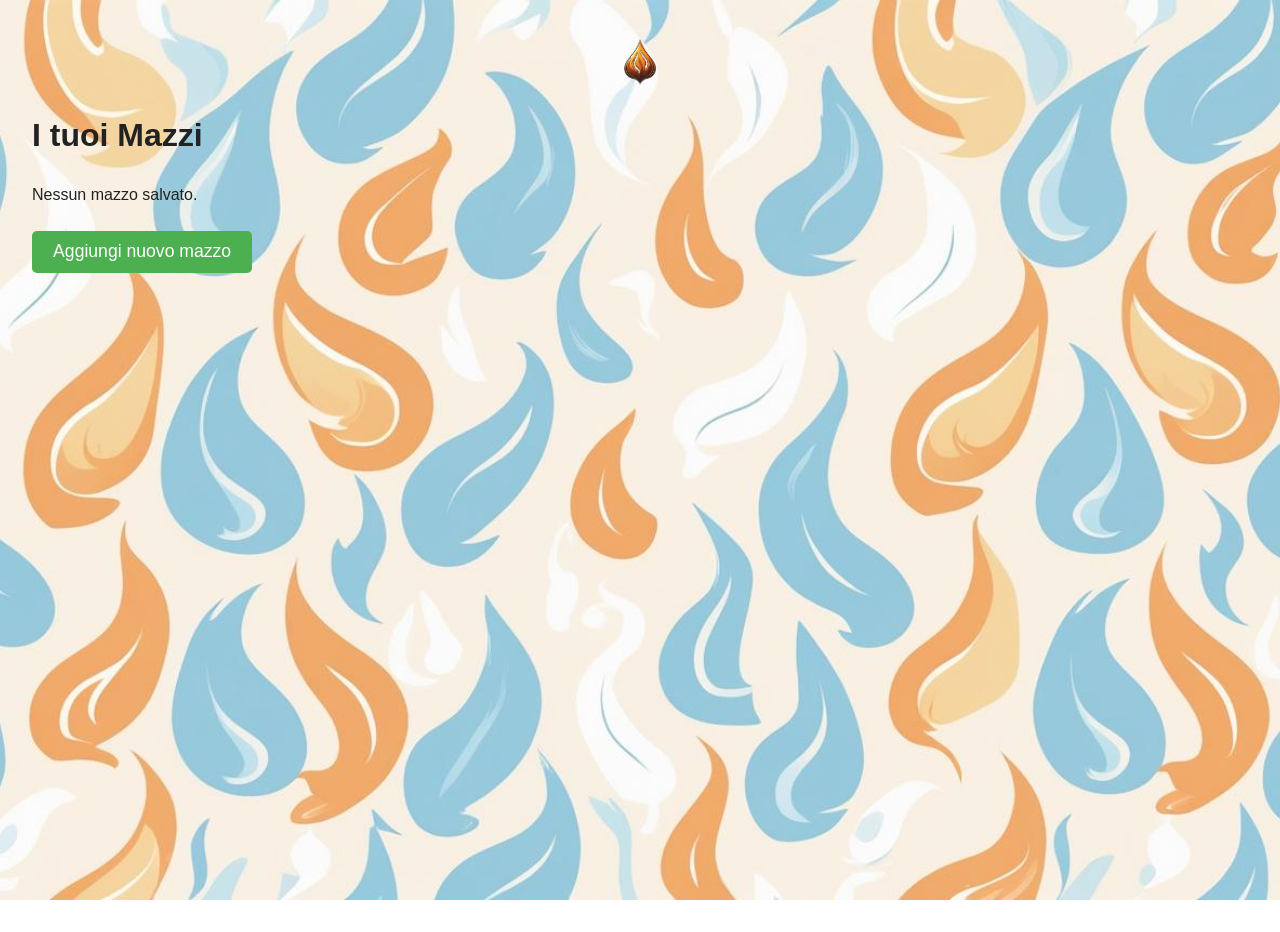
<file: mazzi.html>
<!DOCTYPE html>
<html lang="it">
<head>
  <meta charset="UTF-8" />
  <title>I tuoi Mazzi - Vita</title>
  <link rel="stylesheet" href="css/base.css">
  <link rel="stylesheet" href="css/pages/mazzi.css">
</head>
<body class = "body_mazzi">

<header>
  <button onclick="location.href='home.html'" title="Vai alla home">
    <img src="img/utils/logo.jpg" alt="Logo Vita" />
  </button>
</header>

<h1>I tuoi Mazzi</h1>
<div id="listaMazzi">
  <!-- Lista mazzi caricata via JS -->
</div>

<button id="aggiungiMazzoBtn">Aggiungi nuovo mazzo</button>
<script src="js/pages/mazzi.js" defer></script>
</body>
</html>
</file>
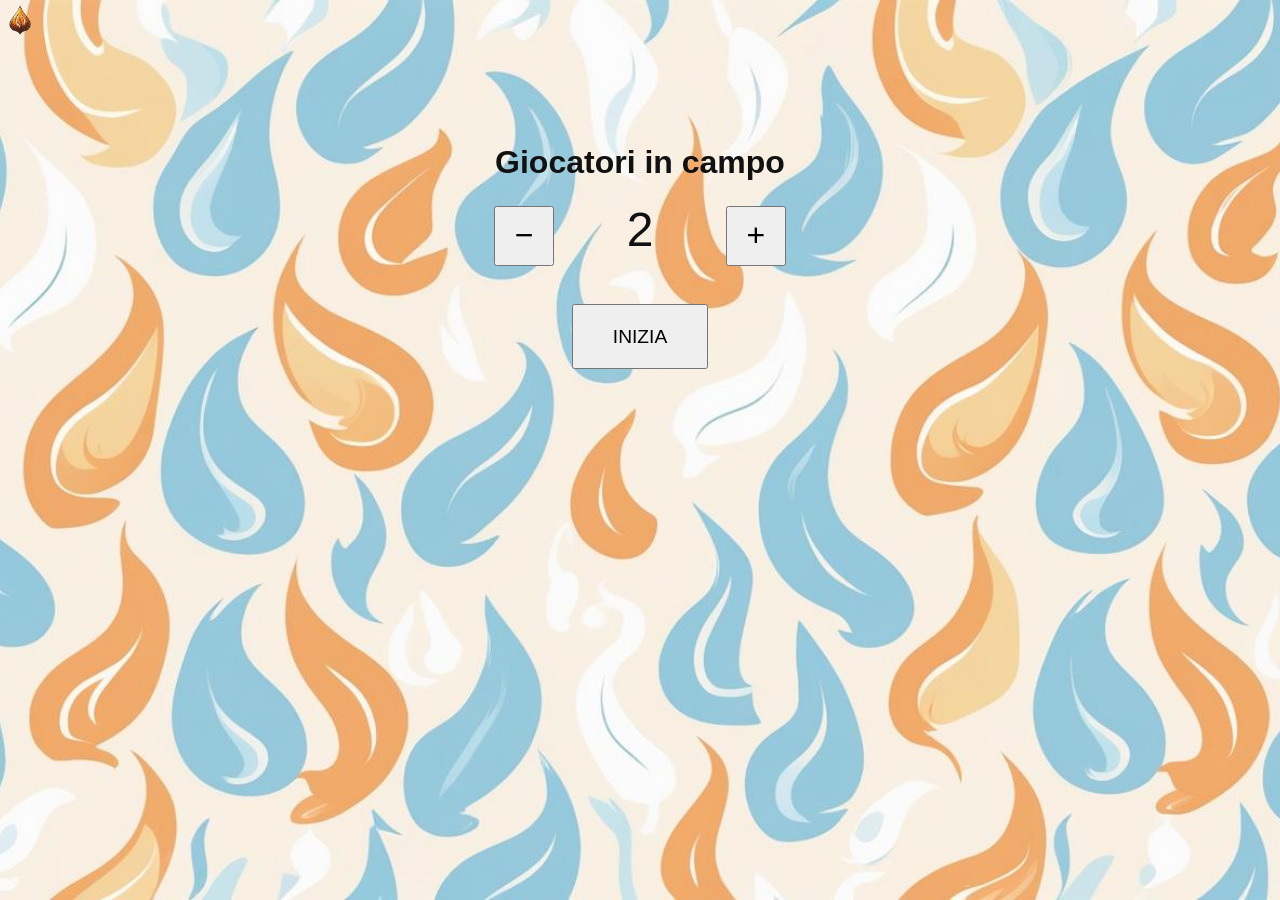
<file: nuova_partita.html>
<!DOCTYPE html>
<html lang="it">
<head>
  <meta charset="UTF-8">
  <title>Nuova Partita</title>
  <link rel="stylesheet" href="css/base.css">
  <link rel="stylesheet" href="css/layout.css">
  <link rel="stylesheet" href="css/pages/nuova-partita.css">
</head>
<body class="body_nuova_partita">
  <header>
    <a href="home.html"><img src="img/utils/logo.jpg" alt="Logo"></a>
  </header>

  <div class="container">
    <h1>Giocatori in campo</h1>
    <div class="controls">
      <button onclick="modificaGiocatori(-1)">−</button>
      <span class="counter" id="numeroGiocatori">2</span>
      <button onclick="modificaGiocatori(1)">+</button>
    </div>
    <button class="start-btn" onclick="iniziaPartita()">INIZIA</button>
  </div>

  <script src="js/pages/nuova_partita.js" defer></script>
</body>
</html>
</file>
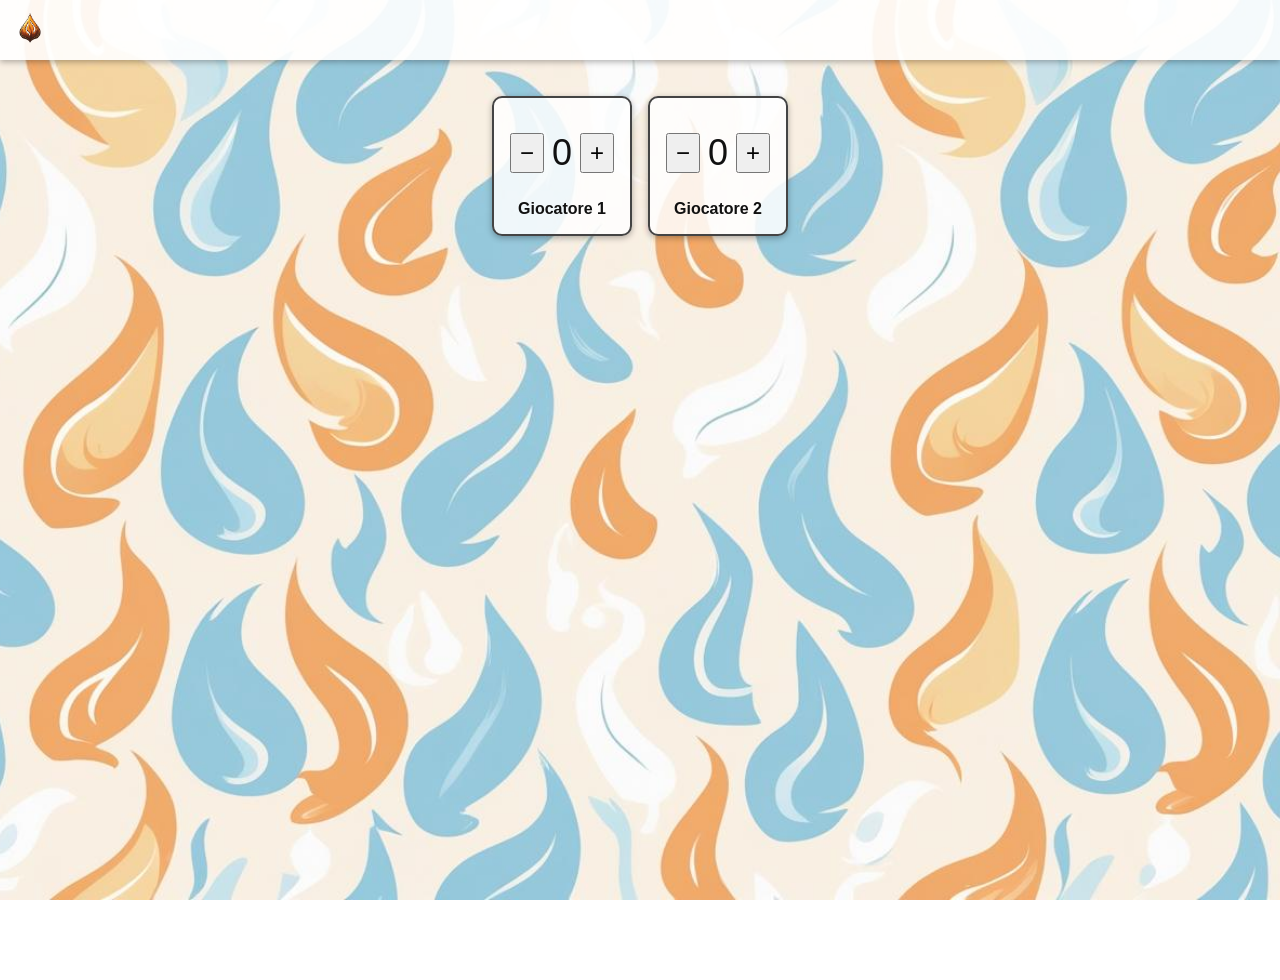
<file: punteggi.html>
<!DOCTYPE html>
<html lang="it">
<head>
  <meta charset="UTF-8">
  <title>Punteggi</title>
  <link rel="stylesheet" href="css/base.css">
  <link rel="stylesheet" href="css/pages/punteggi.css">
</head>
<body class = "body_punteggi">
  <header>
    <a href="home.html"><img src="img/utils/logo.jpg" alt="Logo"></a>
  </header>

  <div class="board" id="board"></div>
  <script src="js/pages/punteggi.js" defer></script>
</body>
</html>
</file>
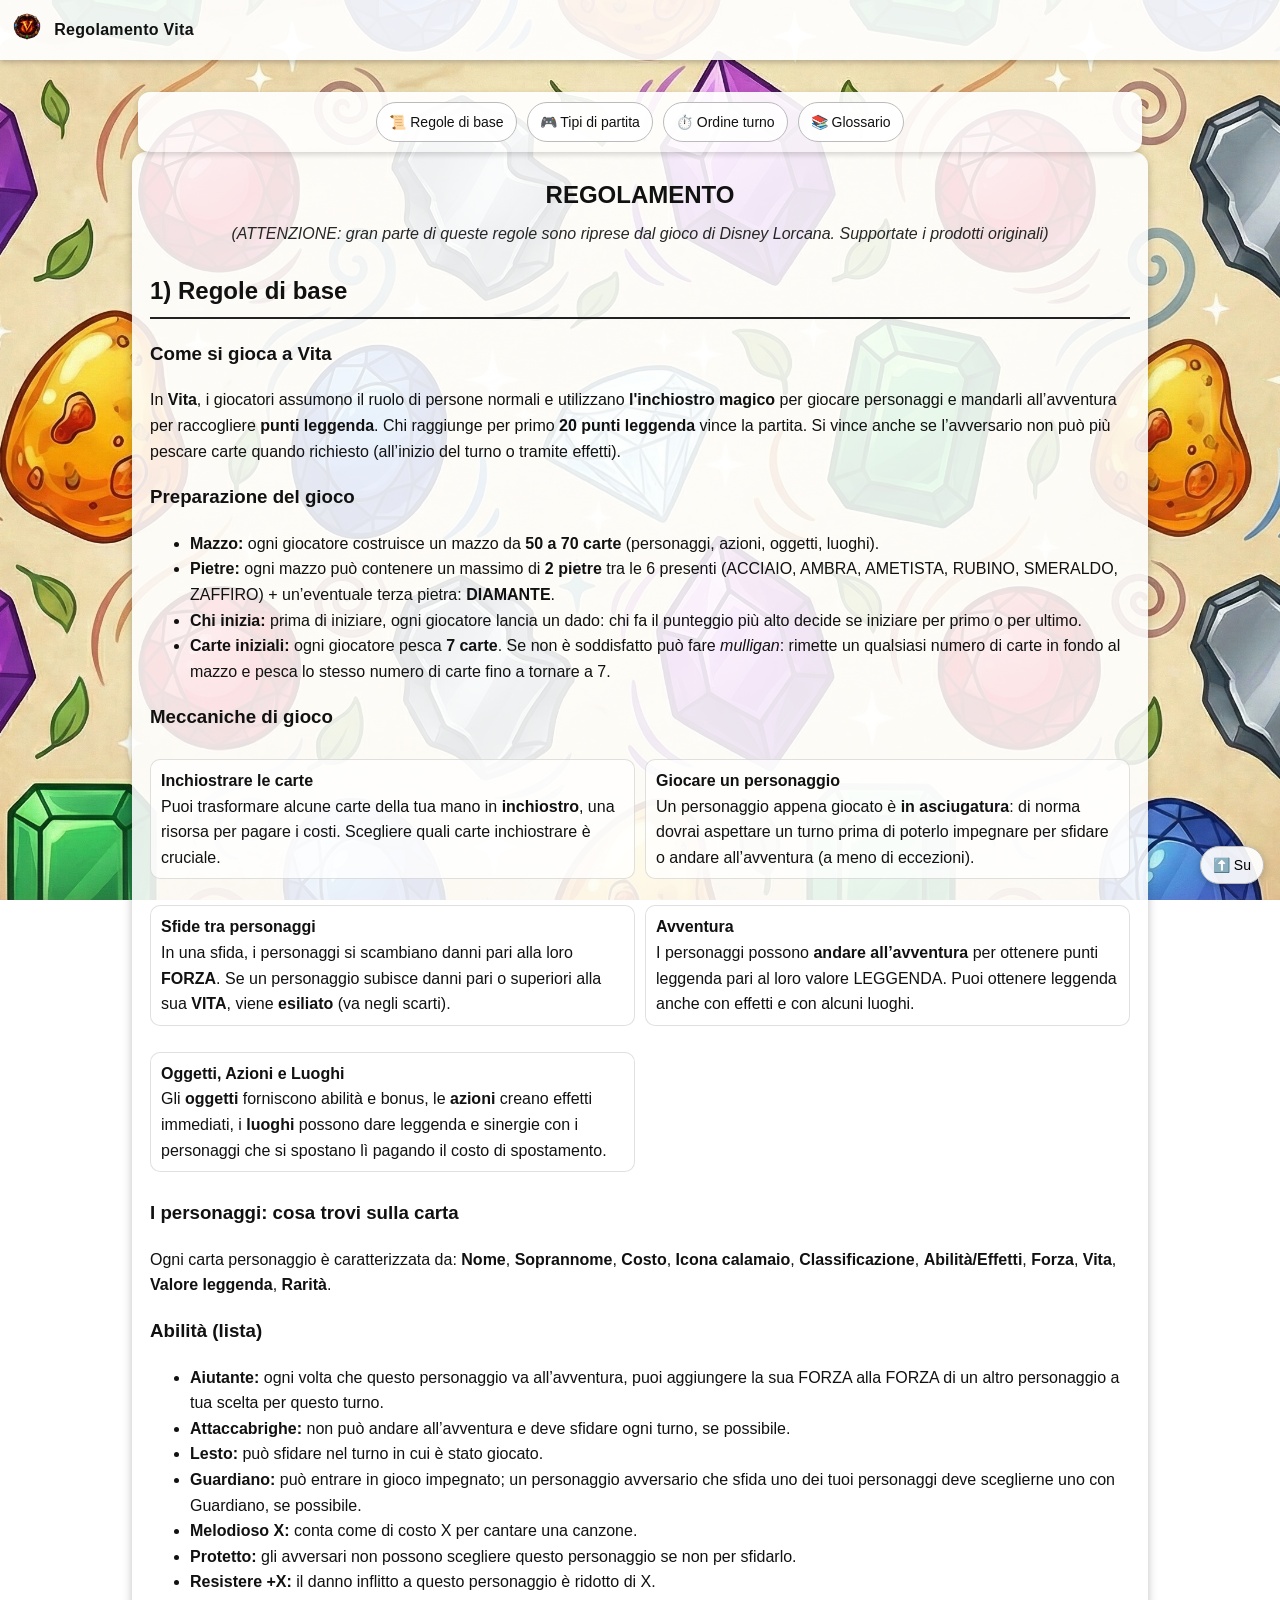
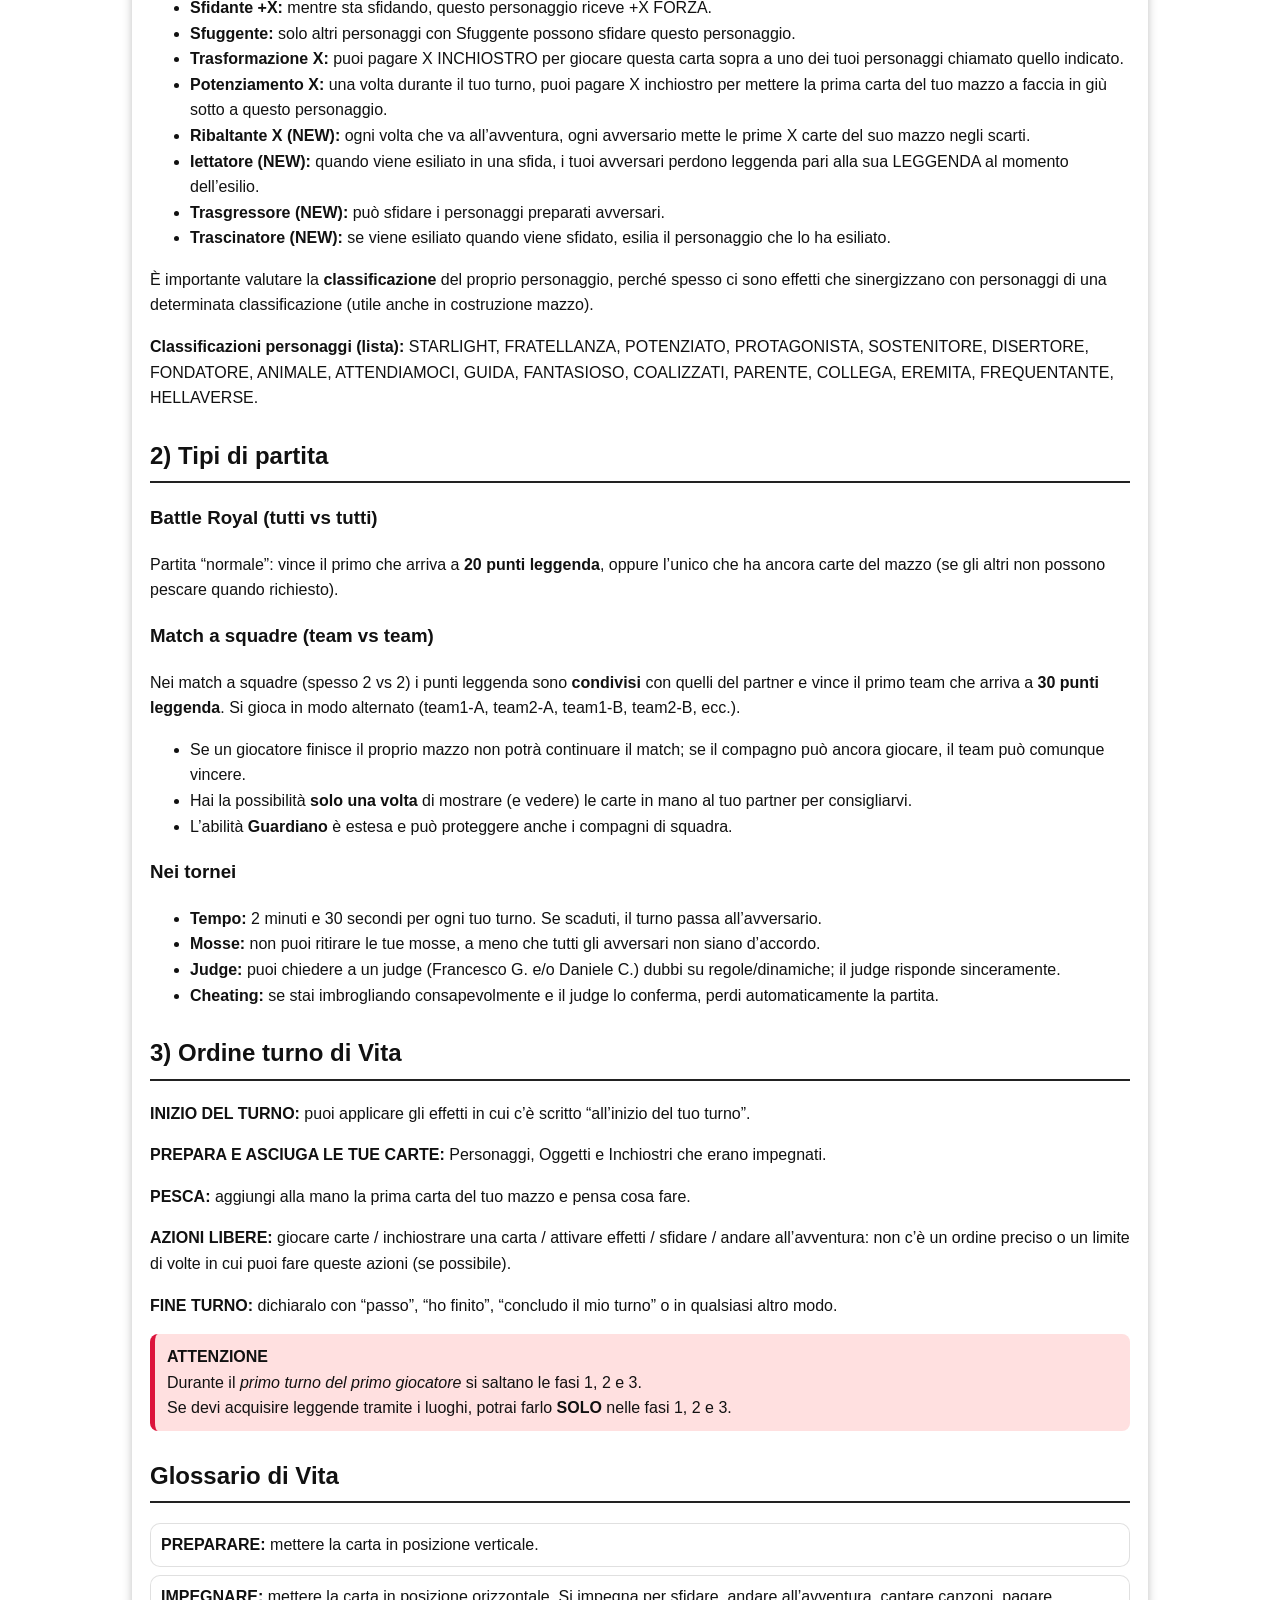
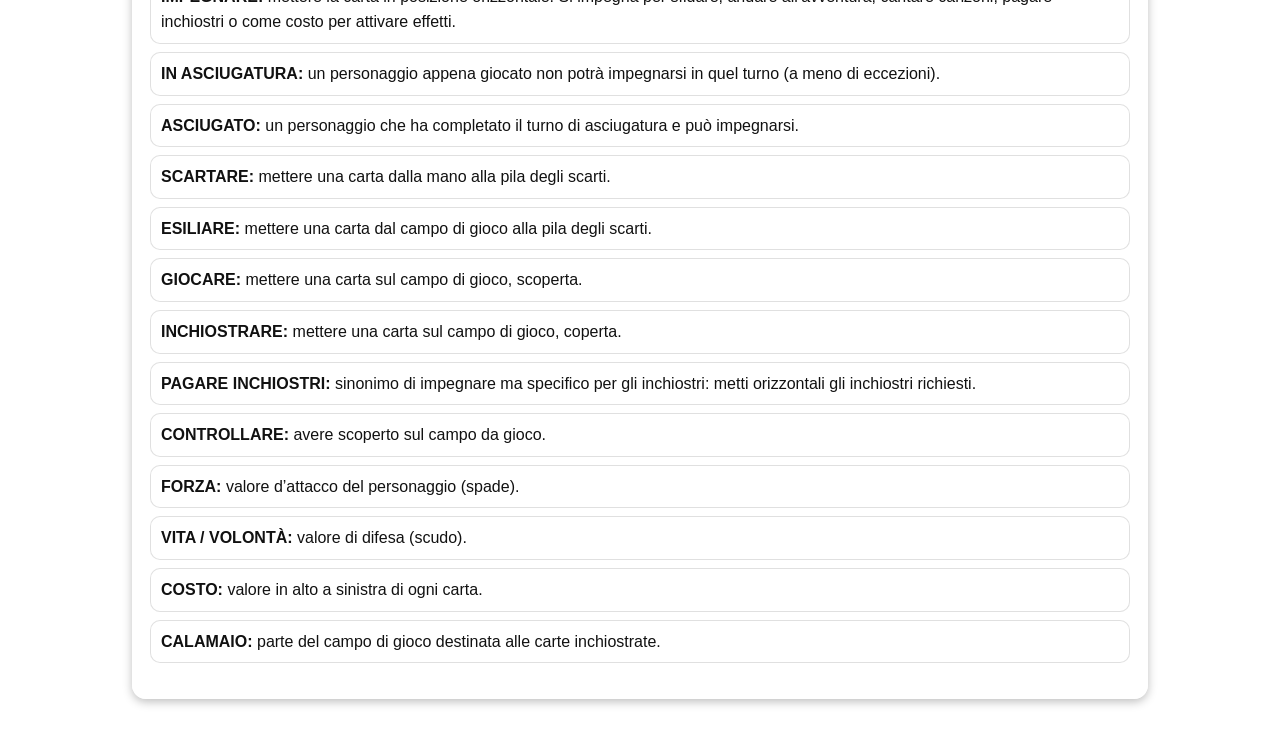
<file: regolamento.html>
<!DOCTYPE html>
<html lang="it">
<head>
  <meta charset="UTF-8" />
  <meta name="viewport" content="width=device-width, initial-scale=1.0"/>
  <title>Regolamento - Vita TCG</title>
  <style>
    body{
      font-family: Arial, sans-serif;
      margin:0; padding:0;
      background: url('sfondo.jpg') no-repeat center center fixed;
      background-size: cover;
      color:#111;
      line-height:1.6;
    }
    header{
      position:fixed; top:0; left:0; right:0;
      height:60px;
      background: rgba(255,255,255,0.92);
      display:flex; align-items:center;
      padding: 0 12px;
      box-shadow: 0 2px 6px rgba(0,0,0,0.25);
      z-index:1000;
      gap: 12px;
    }
    header a img{ height:42px; }
    header .title{
      font-weight:700;
      letter-spacing:0.3px;
    }

    /* TOC */
    nav.toc{
      position: sticky;
      top: 70px;
      z-index: 5;
      margin: 0 auto;
      max-width: 980px;
      padding: 10px 12px;
      background: rgba(255,255,255,0.92);
      border-radius: 12px;
      box-shadow: 0 2px 6px rgba(0,0,0,0.18);
    }
    .toc .row{
      display:flex;
      flex-wrap:wrap;
      gap:10px;
      justify-content:center;
    }
    .toc a{
      text-decoration:none;
      color:#111;
      background: rgba(255,255,255,0.9);
      border:1px solid #bbb;
      border-radius:999px;
      padding: 8px 12px;
      font-size: 14px;
      cursor:pointer;
      transition: transform .15s ease, background .15s ease;
      white-space:nowrap;
    }
    .toc a:hover{ transform: scale(1.02); background: rgba(255,255,255,1); }

    main{
      padding: 92px 14px 50px;
    }
    .card{
      max-width: 980px;
      margin: 0 auto;
      background: rgba(255,255,255,0.88);
      border-radius: 14px;
      padding: 18px 18px 10px;
      box-shadow: 0 3px 10px rgba(0,0,0,0.25);
    }
    h1{
      margin: 6px 0 0;
      text-align:center;
    }
    .subtitle{
      text-align:center;
      margin: 6px auto 14px;
      font-style: italic;
      opacity: 0.9;
      max-width: 880px;
    }
    h2{
      margin-top: 26px;
      border-bottom: 2px solid #222;
      padding-bottom: 6px;
    }
    h3{
      margin-top: 18px;
    }
    .note{
      background:#ffe0e0;
      border-left: 5px solid crimson;
      padding: 10px 12px;
      border-radius: 8px;
      margin: 12px 0;
    }
    ul{ margin-top: 8px; }
    ul.clean{
      list-style: none;
      padding-left: 0;
    }
    .term{
      padding: 8px 10px;
      border: 1px solid rgba(0,0,0,0.12);
      border-radius: 10px;
      background: rgba(255,255,255,0.75);
      margin: 8px 0;
    }
    .grid2{
      display:grid;
      grid-template-columns: 1fr;
      gap: 10px;
    }
    @media (min-width: 850px){
      .grid2{ grid-template-columns: 1fr 1fr; }
    }
    .topBtn{
      position: fixed;
      right: 16px;
      bottom: 16px;
      z-index: 2000;
      border: none;
      border-radius: 999px;
      padding: 10px 12px;
      background: rgba(255,255,255,0.92);
      border:1px solid #bbb;
      cursor:pointer;
      box-shadow: 0 2px 8px rgba(0,0,0,0.25);
      font-size: 14px;
    }
    .topBtn:hover{ background: rgba(255,255,255,1); }
    .anchor{
      scroll-margin-top: 92px; /* header + spacing */
    }
  </style>
</head>
<body>

  <header>
    <a href="home.html" title="Home">
      <img src="logo.jpg" alt="Home">
    </a>
    <div class="title">Regolamento Vita</div>
  </header>

  <main>
    <nav class="toc" aria-label="Indice regolamento">
      <div class="row">
        <a href="#regole-base">📜 Regole di base</a>
        <a href="#partite">🎮 Tipi di partita</a>
        <a href="#ordine-turno">⏱️ Ordine turno</a>
        <a href="#glossario">📚 Glossario</a>
      </div>
    </nav>

    <section class="card">
      <h1>REGOLAMENTO</h1>
      <div class="subtitle">
        (ATTENZIONE: gran parte di queste regole sono riprese dal gioco di Disney Lorcana. Supportate i prodotti originali)
      </div>

      <!-- SEZIONE 1 -->
      <h2 id="regole-base" class="anchor">1) Regole di base</h2>

      <h3>Come si gioca a Vita</h3>
      <p>
        In <strong>Vita</strong>, i giocatori assumono il ruolo di persone normali e utilizzano <strong>l'inchiostro magico</strong>
        per giocare personaggi e mandarli all’avventura per raccogliere <strong>punti leggenda</strong>.
        Chi raggiunge per primo <strong>20 punti leggenda</strong> vince la partita.
        Si vince anche se l’avversario non può più pescare carte quando richiesto (all’inizio del turno o tramite effetti).
      </p>

      <h3>Preparazione del gioco</h3>
      <ul>
        <li><strong>Mazzo:</strong> ogni giocatore costruisce un mazzo da <strong>50 a 70 carte</strong> (personaggi, azioni, oggetti, luoghi).</li>
        <li><strong>Pietre:</strong> ogni mazzo può contenere un massimo di <strong>2 pietre</strong> tra le 6 presenti (ACCIAIO, AMBRA, AMETISTA, RUBINO, SMERALDO, ZAFFIRO) + un’eventuale terza pietra: <strong>DIAMANTE</strong>.</li>
        <li><strong>Chi inizia:</strong> prima di iniziare, ogni giocatore lancia un dado: chi fa il punteggio più alto decide se iniziare per primo o per ultimo.</li>
        <li><strong>Carte iniziali:</strong> ogni giocatore pesca <strong>7 carte</strong>. Se non è soddisfatto può fare <em>mulligan</em>:
          rimette un qualsiasi numero di carte in fondo al mazzo e pesca lo stesso numero di carte fino a tornare a 7.</li>
      </ul>

      <h3>Meccaniche di gioco</h3>
      <div class="grid2">
        <div class="term">
          <strong>Inchiostrare le carte</strong><br>
          Puoi trasformare alcune carte della tua mano in <strong>inchiostro</strong>, una risorsa per pagare i costi.
          Scegliere quali carte inchiostrare è cruciale.
        </div>
        <div class="term">
          <strong>Giocare un personaggio</strong><br>
          Un personaggio appena giocato è <strong>in asciugatura</strong>: di norma dovrai aspettare un turno prima di poterlo impegnare per sfidare o andare all’avventura (a meno di eccezioni).
        </div>
        <div class="term">
          <strong>Sfide tra personaggi</strong><br>
          In una sfida, i personaggi si scambiano danni pari alla loro <strong>FORZA</strong>. Se un personaggio subisce danni pari o superiori alla sua <strong>VITA</strong>, viene <strong>esiliato</strong> (va negli scarti).
        </div>
        <div class="term">
          <strong>Avventura</strong><br>
          I personaggi possono <strong>andare all’avventura</strong> per ottenere punti leggenda pari al loro valore LEGGENDA.
          Puoi ottenere leggenda anche con effetti e con alcuni luoghi.
        </div>
        <div class="term">
          <strong>Oggetti, Azioni e Luoghi</strong><br>
          Gli <strong>oggetti</strong> forniscono abilità e bonus, le <strong>azioni</strong> creano effetti immediati,
          i <strong>luoghi</strong> possono dare leggenda e sinergie con i personaggi che si spostano lì pagando il costo di spostamento.
        </div>
      </div>

      <h3>I personaggi: cosa trovi sulla carta</h3>
      <p>Ogni carta personaggio è caratterizzata da: <strong>Nome</strong>, <strong>Soprannome</strong>, <strong>Costo</strong>, <strong>Icona calamaio</strong>, <strong>Classificazione</strong>, <strong>Abilità/Effetti</strong>, <strong>Forza</strong>, <strong>Vita</strong>, <strong>Valore leggenda</strong>, <strong>Rarità</strong>.</p>

      <h3>Abilità (lista)</h3>
      <ul>
        <li><strong>Aiutante:</strong> ogni volta che questo personaggio va all’avventura, puoi aggiungere la sua FORZA alla FORZA di un altro personaggio a tua scelta per questo turno.</li>
        <li><strong>Attaccabrighe:</strong> non può andare all’avventura e deve sfidare ogni turno, se possibile.</li>
        <li><strong>Lesto:</strong> può sfidare nel turno in cui è stato giocato.</li>
        <li><strong>Guardiano:</strong> può entrare in gioco impegnato; un personaggio avversario che sfida uno dei tuoi personaggi deve sceglierne uno con Guardiano, se possibile.</li>
        <li><strong>Melodioso X:</strong> conta come di costo X per cantare una canzone.</li>
        <li><strong>Protetto:</strong> gli avversari non possono scegliere questo personaggio se non per sfidarlo.</li>
        <li><strong>Resistere +X:</strong> il danno inflitto a questo personaggio è ridotto di X.</li>
        <li><strong>Sfidante +X:</strong> mentre sta sfidando, questo personaggio riceve +X FORZA.</li>
        <li><strong>Sfuggente:</strong> solo altri personaggi con Sfuggente possono sfidare questo personaggio.</li>
        <li><strong>Trasformazione X:</strong> puoi pagare X INCHIOSTRO per giocare questa carta sopra a uno dei tuoi personaggi chiamato quello indicato.</li>
        <li><strong>Potenziamento X:</strong> una volta durante il tuo turno, puoi pagare X inchiostro per mettere la prima carta del tuo mazzo a faccia in giù sotto a questo personaggio.</li>
        <li><strong>Ribaltante X (NEW):</strong> ogni volta che va all’avventura, ogni avversario mette le prime X carte del suo mazzo negli scarti.</li>
        <li><strong>Iettatore (NEW):</strong> quando viene esiliato in una sfida, i tuoi avversari perdono leggenda pari alla sua LEGGENDA al momento dell’esilio.</li>
        <li><strong>Trasgressore (NEW):</strong> può sfidare i personaggi preparati avversari.</li>
        <li><strong>Trascinatore (NEW):</strong> se viene esiliato quando viene sfidato, esilia il personaggio che lo ha esiliato.</li>
      </ul>

      <p>
        È importante valutare la <strong>classificazione</strong> del proprio personaggio, perché spesso ci sono effetti che sinergizzano con personaggi di una determinata classificazione
        (utile anche in costruzione mazzo).
      </p>
      <p><strong>Classificazioni personaggi (lista):</strong> STARLIGHT, FRATELLANZA, POTENZIATO, PROTAGONISTA, SOSTENITORE, DISERTORE, FONDATORE, ANIMALE, ATTENDIAMOCI, GUIDA, FANTASIOSO, COALIZZATI, PARENTE, COLLEGA, EREMITA, FREQUENTANTE, HELLAVERSE.</p>

      <!-- SEZIONE 2 -->
      <h2 id="partite" class="anchor">2) Tipi di partita</h2>

      <h3>Battle Royal (tutti vs tutti)</h3>
      <p>
        Partita “normale”: vince il primo che arriva a <strong>20 punti leggenda</strong>,
        oppure l’unico che ha ancora carte del mazzo (se gli altri non possono pescare quando richiesto).
      </p>

      <h3>Match a squadre (team vs team)</h3>
      <p>
        Nei match a squadre (spesso 2 vs 2) i punti leggenda sono <strong>condivisi</strong> con quelli del partner
        e vince il primo team che arriva a <strong>30 punti leggenda</strong>.
        Si gioca in modo alternato (team1-A, team2-A, team1-B, team2-B, ecc.).
      </p>
      <ul>
        <li>Se un giocatore finisce il proprio mazzo non potrà continuare il match; se il compagno può ancora giocare, il team può comunque vincere.</li>
        <li>Hai la possibilità <strong>solo una volta</strong> di mostrare (e vedere) le carte in mano al tuo partner per consigliarvi.</li>
        <li>L’abilità <strong>Guardiano</strong> è estesa e può proteggere anche i compagni di squadra.</li>
      </ul>

      <h3>Nei tornei</h3>
      <ul>
        <li><strong>Tempo:</strong> 2 minuti e 30 secondi per ogni tuo turno. Se scaduti, il turno passa all’avversario.</li>
        <li><strong>Mosse:</strong> non puoi ritirare le tue mosse, a meno che tutti gli avversari non siano d’accordo.</li>
        <li><strong>Judge:</strong> puoi chiedere a un judge (Francesco G. e/o Daniele C.) dubbi su regole/dinamiche; il judge risponde sinceramente.</li>
        <li><strong>Cheating:</strong> se stai imbrogliando consapevolmente e il judge lo conferma, perdi automaticamente la partita.</li>
      </ul>

      <!-- SEZIONE 3 -->
      <h2 id="ordine-turno" class="anchor">3) Ordine turno di Vita</h2>

      <p><strong>INIZIO DEL TURNO:</strong> puoi applicare gli effetti in cui c’è scritto “all’inizio del tuo turno”.</p>
      <p><strong>PREPARA E ASCIUGA LE TUE CARTE:</strong> Personaggi, Oggetti e Inchiostri che erano impegnati.</p>
      <p><strong>PESCA:</strong> aggiungi alla mano la prima carta del tuo mazzo e pensa cosa fare.</p>
      <p><strong>AZIONI LIBERE:</strong> giocare carte / inchiostrare una carta / attivare effetti / sfidare / andare all’avventura:
        non c’è un ordine preciso o un limite di volte in cui puoi fare queste azioni (se possibile).</p>
      <p><strong>FINE TURNO:</strong> dichiaralo con “passo”, “ho finito”, “concludo il mio turno” o in qualsiasi altro modo.</p>

      <div class="note">
        <strong>ATTENZIONE</strong><br>
        Durante il <em>primo turno del primo giocatore</em> si saltano le fasi 1, 2 e 3.<br>
        Se devi acquisire leggende tramite i luoghi, potrai farlo <strong>SOLO</strong> nelle fasi 1, 2 e 3.
      </div>

      <!-- GLOSSARIO -->
      <h2 id="glossario" class="anchor">Glossario di Vita</h2>

      <ul class="clean">
        <li class="term"><strong>PREPARARE:</strong> mettere la carta in posizione verticale.</li>
        <li class="term"><strong>IMPEGNARE:</strong> mettere la carta in posizione orizzontale. Si impegna per sfidare, andare all’avventura, cantare canzoni, pagare inchiostri o come costo per attivare effetti.</li>
        <li class="term"><strong>IN ASCIUGATURA:</strong> un personaggio appena giocato non potrà impegnarsi in quel turno (a meno di eccezioni).</li>
        <li class="term"><strong>ASCIUGATO:</strong> un personaggio che ha completato il turno di asciugatura e può impegnarsi.</li>
        <li class="term"><strong>SCARTARE:</strong> mettere una carta dalla mano alla pila degli scarti.</li>
        <li class="term"><strong>ESILIARE:</strong> mettere una carta dal campo di gioco alla pila degli scarti.</li>
        <li class="term"><strong>GIOCARE:</strong> mettere una carta sul campo di gioco, scoperta.</li>
        <li class="term"><strong>INCHIOSTRARE:</strong> mettere una carta sul campo di gioco, coperta.</li>
        <li class="term"><strong>PAGARE INCHIOSTRI:</strong> sinonimo di impegnare ma specifico per gli inchiostri: metti orizzontali gli inchiostri richiesti.</li>
        <li class="term"><strong>CONTROLLARE:</strong> avere scoperto sul campo da gioco.</li>
        <li class="term"><strong>FORZA:</strong> valore d’attacco del personaggio (spade).</li>
        <li class="term"><strong>VITA / VOLONTÀ:</strong> valore di difesa (scudo).</li>
        <li class="term"><strong>COSTO:</strong> valore in alto a sinistra di ogni carta.</li>
        <li class="term"><strong>CALAMAIO:</strong> parte del campo di gioco destinata alle carte inchiostrate.</li>
      </ul>

      <div style="height:10px"></div>
    </section>
  </main>

  <button class="topBtn" onclick="window.scrollTo({top:0, behavior:'smooth'})">⬆️ Su</button>

  <script>
    // Smooth scroll (fallback per browser vecchi)
    document.querySelectorAll('a[href^="#"]').forEach(a=>{
      a.addEventListener('click', (e)=>{
        const id = a.getAttribute('href');
        const el = document.querySelector(id);
        if(!el) return;
        e.preventDefault();
        el.scrollIntoView({behavior:'smooth', block:'start'});
        history.replaceState(null, '', id);
      });
    });
  </script>

</body>
</html>
</file>
<file: css/base.css>
/* base.css */
/* Reset minimo e base comune (non impone layout specifici) */
* { box-sizing: border-box; }

html, body { height: 100%; }
</file>
<file: css/layout.css>
/* layout.css */
/* Wrapper usato nella home */
.content-wrapper {
  background-color: rgba(255, 255, 255, 0.85);
  margin: 80px auto 40px auto;
  padding: 40px;
  max-width: 900px;
  border-radius: 10px;
  box-shadow: 0 0 10px rgba(0,0,0,0.2);
}

/* Container usato in nuova_partita */
.container {
  margin-top: 100px;
  text-align: center;
}
</file>
<file: css/pages/home.css>
/* pages/home.css */

.page-home {
  font-family: Arial, sans-serif;
  margin: 0;
  padding: 0;
  background-image: url('../../img/utils/sfondo.jpg');
  background-size: cover;
  background-position: center;
  background-attachment: fixed;
  background-repeat: no-repeat;
  color: #111;
}

.page-home header {
  position: fixed;
  top: 0; left: 0; right: 0;
  height: 60px;
  background: rgba(255, 255, 255, 0.9);
  color: #111;
  display: flex;
  align-items: center;
  justify-content: center;
  z-index: 1000;
  font-size: 24px;
  font-weight: bold;
  letter-spacing: 3px;
  font-family: 'Georgia', serif;
  box-shadow: 0 2px 6px rgba(0, 0, 0, 0.3);
}

.page-home header a {
  color: #111;
  text-decoration: none;
  text-shadow: 1px 1px 1px rgba(255,255,255,0.3);
}

.page-home h1,
.page-home h2 { color: #222; }

.page-home p { margin-bottom: 1em; }

.page-home .btn-container {
  margin-top: 2em;
  display: flex;
  flex-direction: column;
  gap: 1em;
}

.page-home .btn-container button {
  padding: 1em;
  font-size: 1.1em;
  background-color: rgba(255,255,255,0.85);
  border: 1px solid #aaa;
  border-radius: 6px;
  cursor: pointer;
  color: #111;
  text-shadow: 1px 1px 1px rgba(255,255,255,0.3);
}

.page-home .btn-container button:hover {
  background-color: rgba(255,255,255,1);
}

.page-home #regole {
  margin-top: 4em;
  padding-top: 2em;
  border-top: 1px solid #ccc;
}

.page-home ul { margin-top: 1em; }

.page-home #goTopBtn {
  position: fixed;
  top: 15px;
  left: 15px;
  z-index: 1000;
  background: none;
  border: none;
  cursor: pointer;
}

.page-home #goTopBtn img {
  height: 50px;
  transition: transform 0.2s ease, opacity 0.3s ease;
}

.page-home #goTopBtn img:hover {
  transform: scale(1.1);
  opacity: 0.8;
}
</file>
<file: css/pages/mazzi.css>
/* pages/mazzi.css */

.body_mazzi {
  font-family: Arial, sans-serif;
  margin: 2em;
  background: url('../../img/utils/sfondo.jpg') no-repeat center center fixed;
  background-size: cover;
  color: #222;
}

.body_mazzi header {
  text-align: center;
  margin-bottom: 1em;
}

.body_mazzi header button {
  background: none;
  border: none;
  cursor: pointer;
  padding: 0;
}

.body_mazzi header button img {
  height: 60px;
}

.body_mazzi h1 {
  margin-bottom: 1em;
}

#listaMazzi {
  display: flex;
  flex-direction: column;
  gap: 15px;
}

.mazzo-item {
  background: rgba(255 255 255 / 0.85);
  border-radius: 8px;
  padding: 1em;
  display: flex;
  justify-content: space-between;
  align-items: center;
  box-shadow: 0 0 5px #aaa;
}

.mazzo-info { flex: 1; }

.mazzo-info strong { font-size: 1.2em; }

.mazzo-cards {
  margin-top: 0.5em;
  font-size: 0.9em;
  color: #444;
}

.mazzo-buttons button {
  margin-left: 0.5em;
  padding: 0.4em 0.8em;
  font-size: 1em;
  cursor: pointer;
}

#aggiungiMazzoBtn {
  margin-top: 1.5em;
  padding: 0.6em 1.2em;
  font-size: 1.1em;
  cursor: pointer;
  background-color: #4CAF50;
  border: none;
  border-radius: 5px;
  color: white;
}
</file>
<file: css/pages/nuova-partita.css>
/* pages/nuova-partita.css */
/* Manteniamo selettori globali come nel tuo CSS: includi solo in nuova_partita.html */

.body_nuova_partita {
  font-family: Arial, sans-serif;
  margin: 0; padding: 0;
  background-image: url("../../img/utils/sfondo.jpg");
  background-size: cover;
  background-position: center;
  background-attachment: fixed;
  background-repeat: no-repeat;
  color: #111;
}

.body_punteggnuova_partita {
  position: fixed; top: 0; left: 0; right: 0;
  height: 60px; background: rgba(255, 255, 255, 0.9);
  display: flex; align-items: center; padding-left: 10px;
  box-shadow: 0 2px 6px rgba(0,0,0,0.3);
  z-index: 1000;
}

.body_nuova_partita header a img { height: 40px; cursor: pointer; }

.counter {
  font-size: 48px;
  margin: 1em;
}

.controls button {
  font-size: 32px;
  margin: 0 20px;
  width: 60px;
  height: 60px;
  cursor: pointer;
}

.start-btn {
  margin-top: 2em;
  padding: 1em 2em;
  font-size: 1.2em;
  cursor: pointer;
}
</file>
<file: css/pages/punteggi.css>
/* pages/punteggi.css */
/* Manteniamo selettori globali come nel tuo CSS: includi solo in punteggi.html */

.body_punteggi {
  font-family: Arial, sans-serif;
  margin: 0; padding: 0;
  background-image: url("../../img/utils/sfondo.jpg");
  background-size: cover;
  background-position: center;
  background-attachment: fixed;
  background-repeat: no-repeat;
  color: #111;
}

.body_punteggi header {
  position: fixed; top: 0; left: 0; right: 0;
  height: 60px; background: rgba(255, 255, 255, 0.9);
  display: flex; align-items: center; padding-left: 10px;
  box-shadow: 0 2px 6px rgba(0,0,0,0.3);
  z-index: 1000;
}

.body_punteggi header a img { height: 40px; cursor: pointer; }

.board {
  display: flex;
  flex-wrap: wrap;
  justify-content: center;
  margin-top: 80px;
  padding: 1em;
  gap: 1em;
}

.segnapunto {
  background: rgba(255,255,255,0.85);
  border: 2px solid #444;
  border-radius: 10px;
  padding: 1em;
  width: 140px;
  text-align: center;
  box-shadow: 0 2px 6px rgba(0,0,0,0.3);
}

.punteggio {
  font-size: 36px;
  margin: 0.5em 0;
}

.controls {
  display: flex;
  justify-content: space-between;
  align-items: center;
  gap: 0.5em;
}

.controls button {
  font-size: 24px;
  width: 40px;
  height: 40px;
  cursor: pointer;
}

.giocatore {
  margin-top: 0.5em;
  font-weight: bold;
}
</file>
